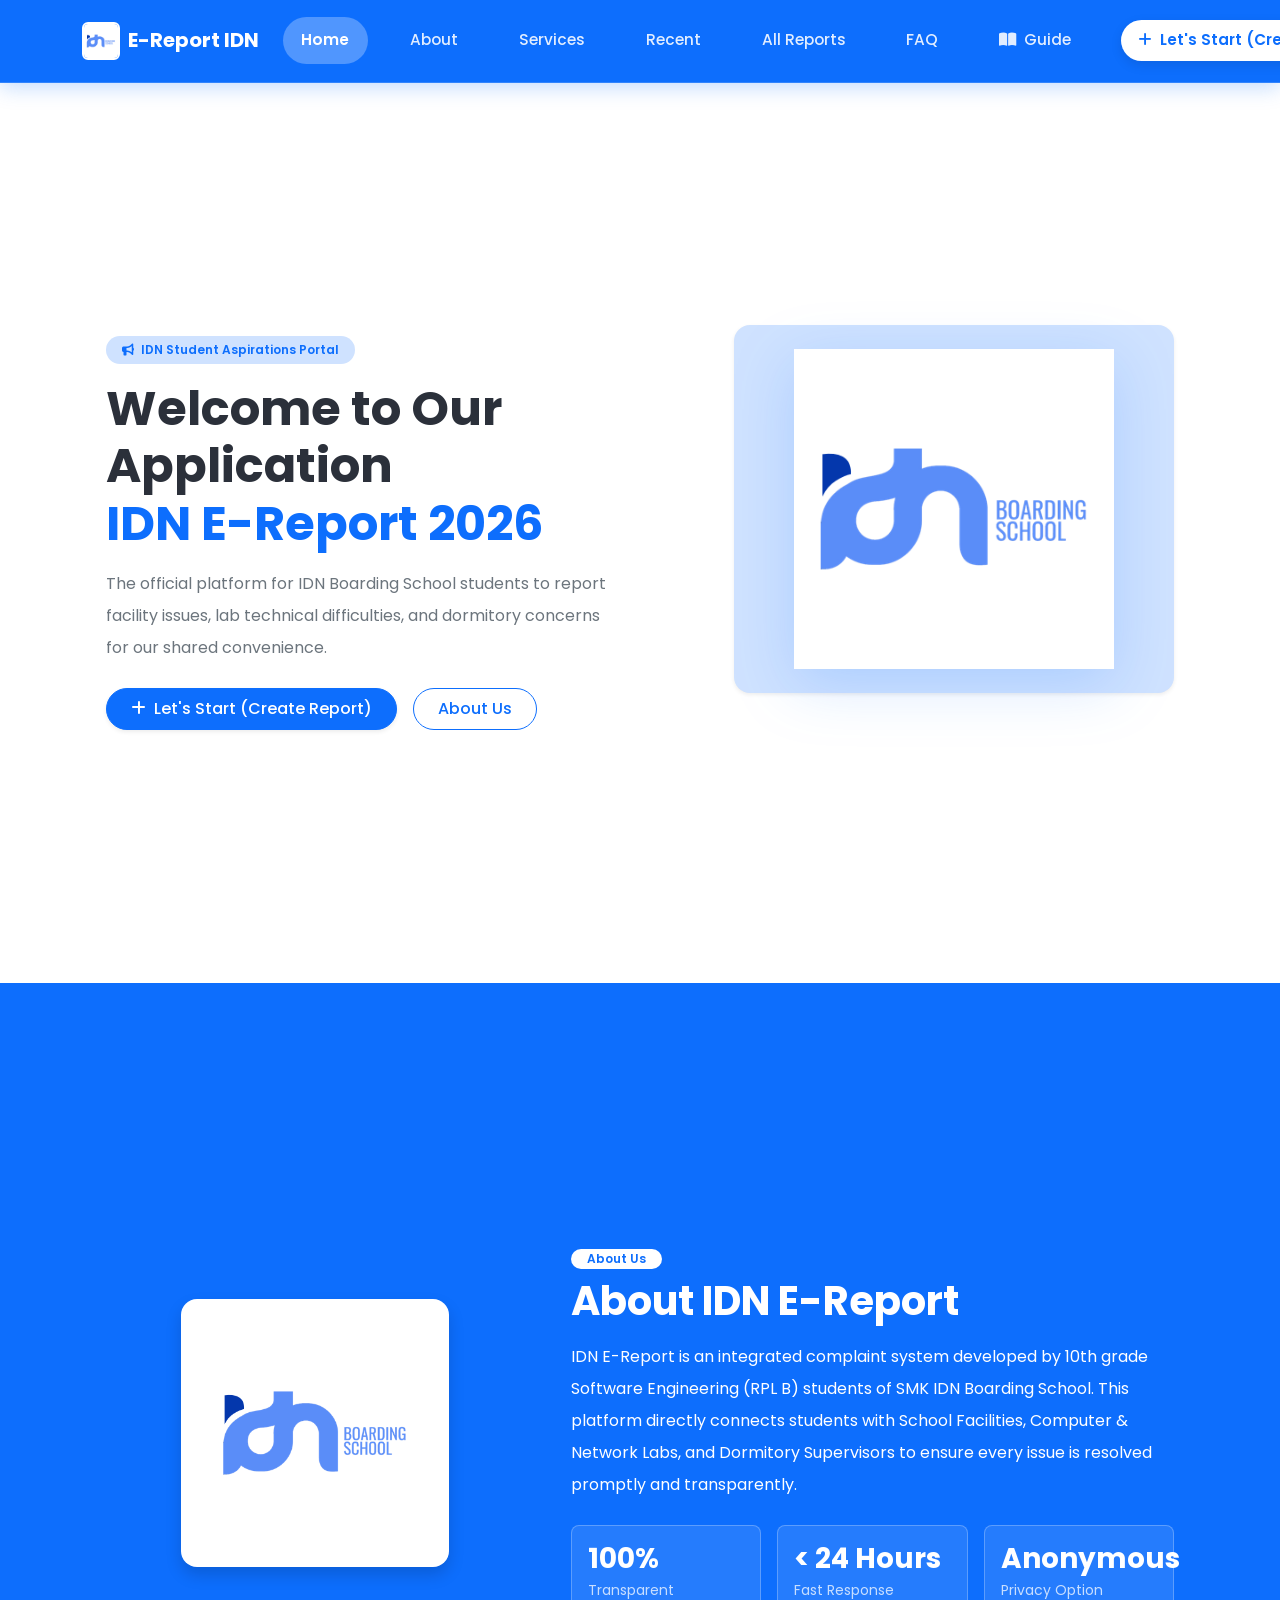
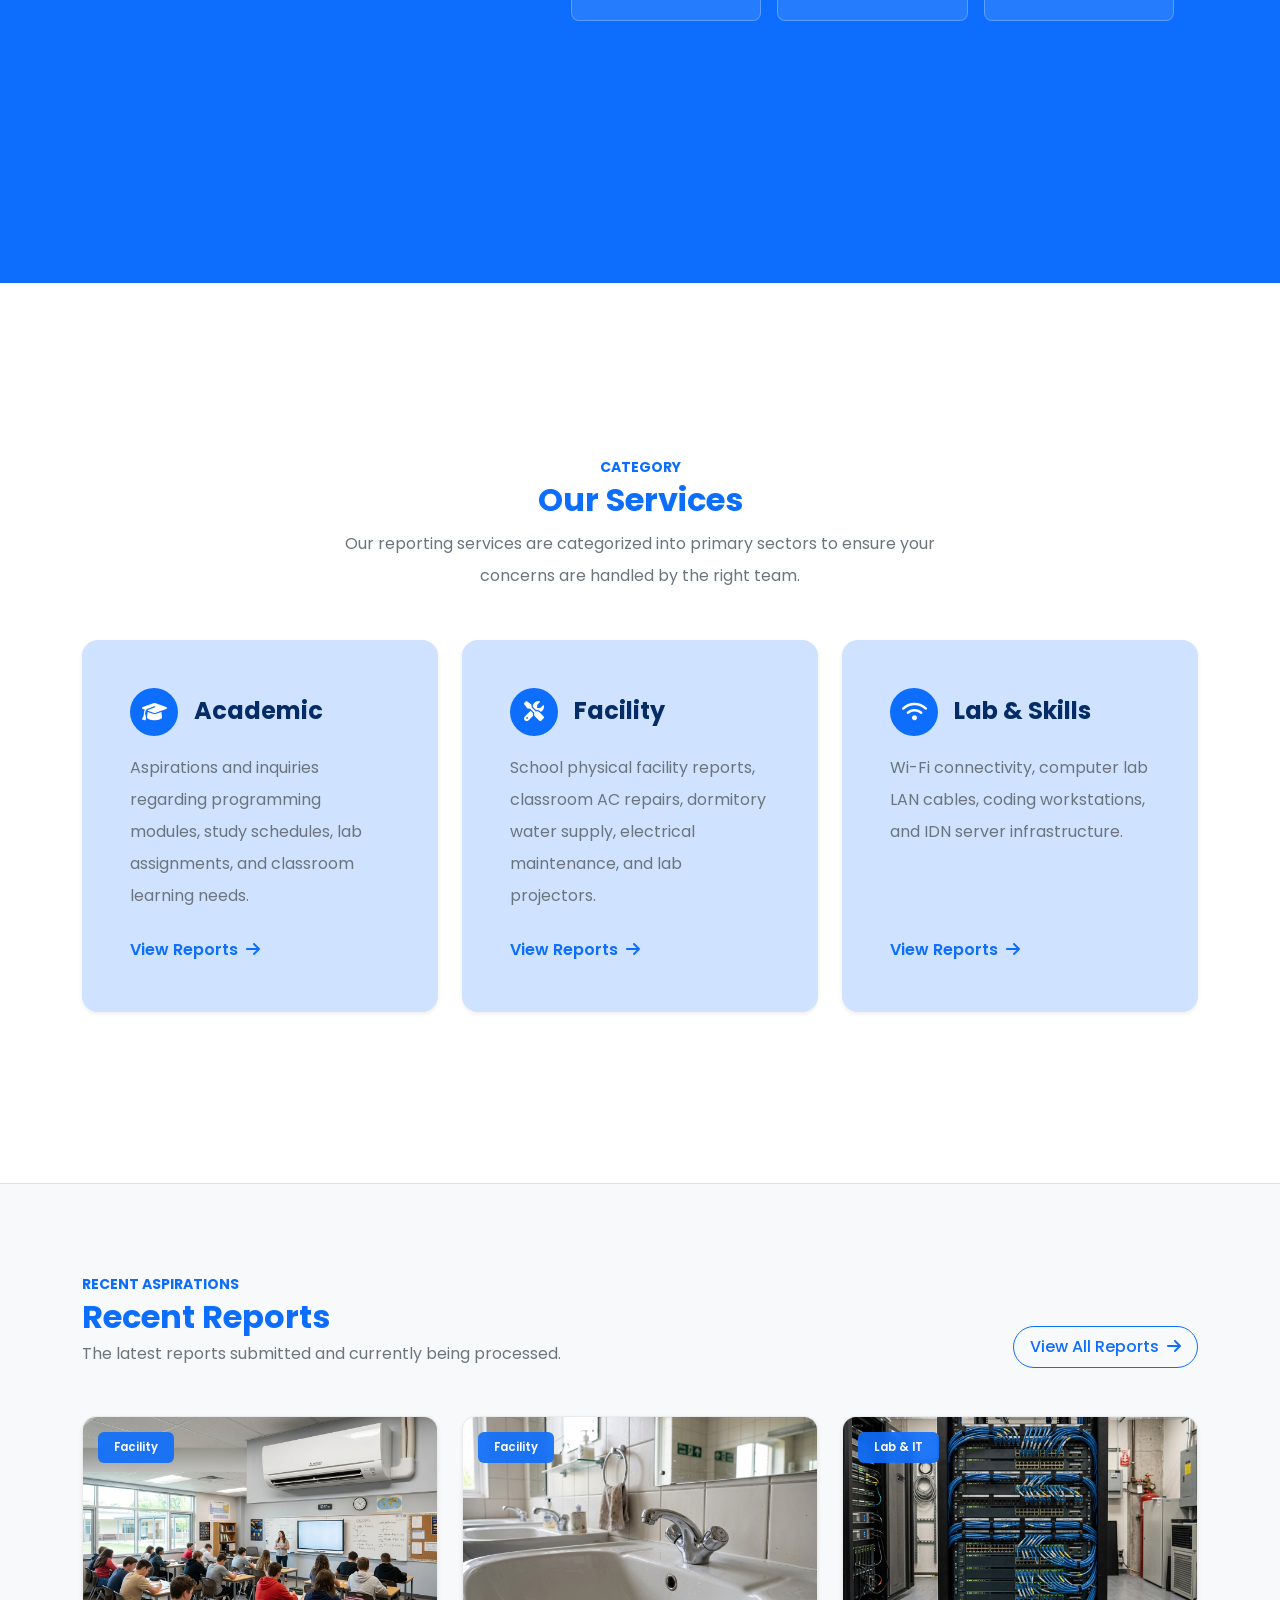
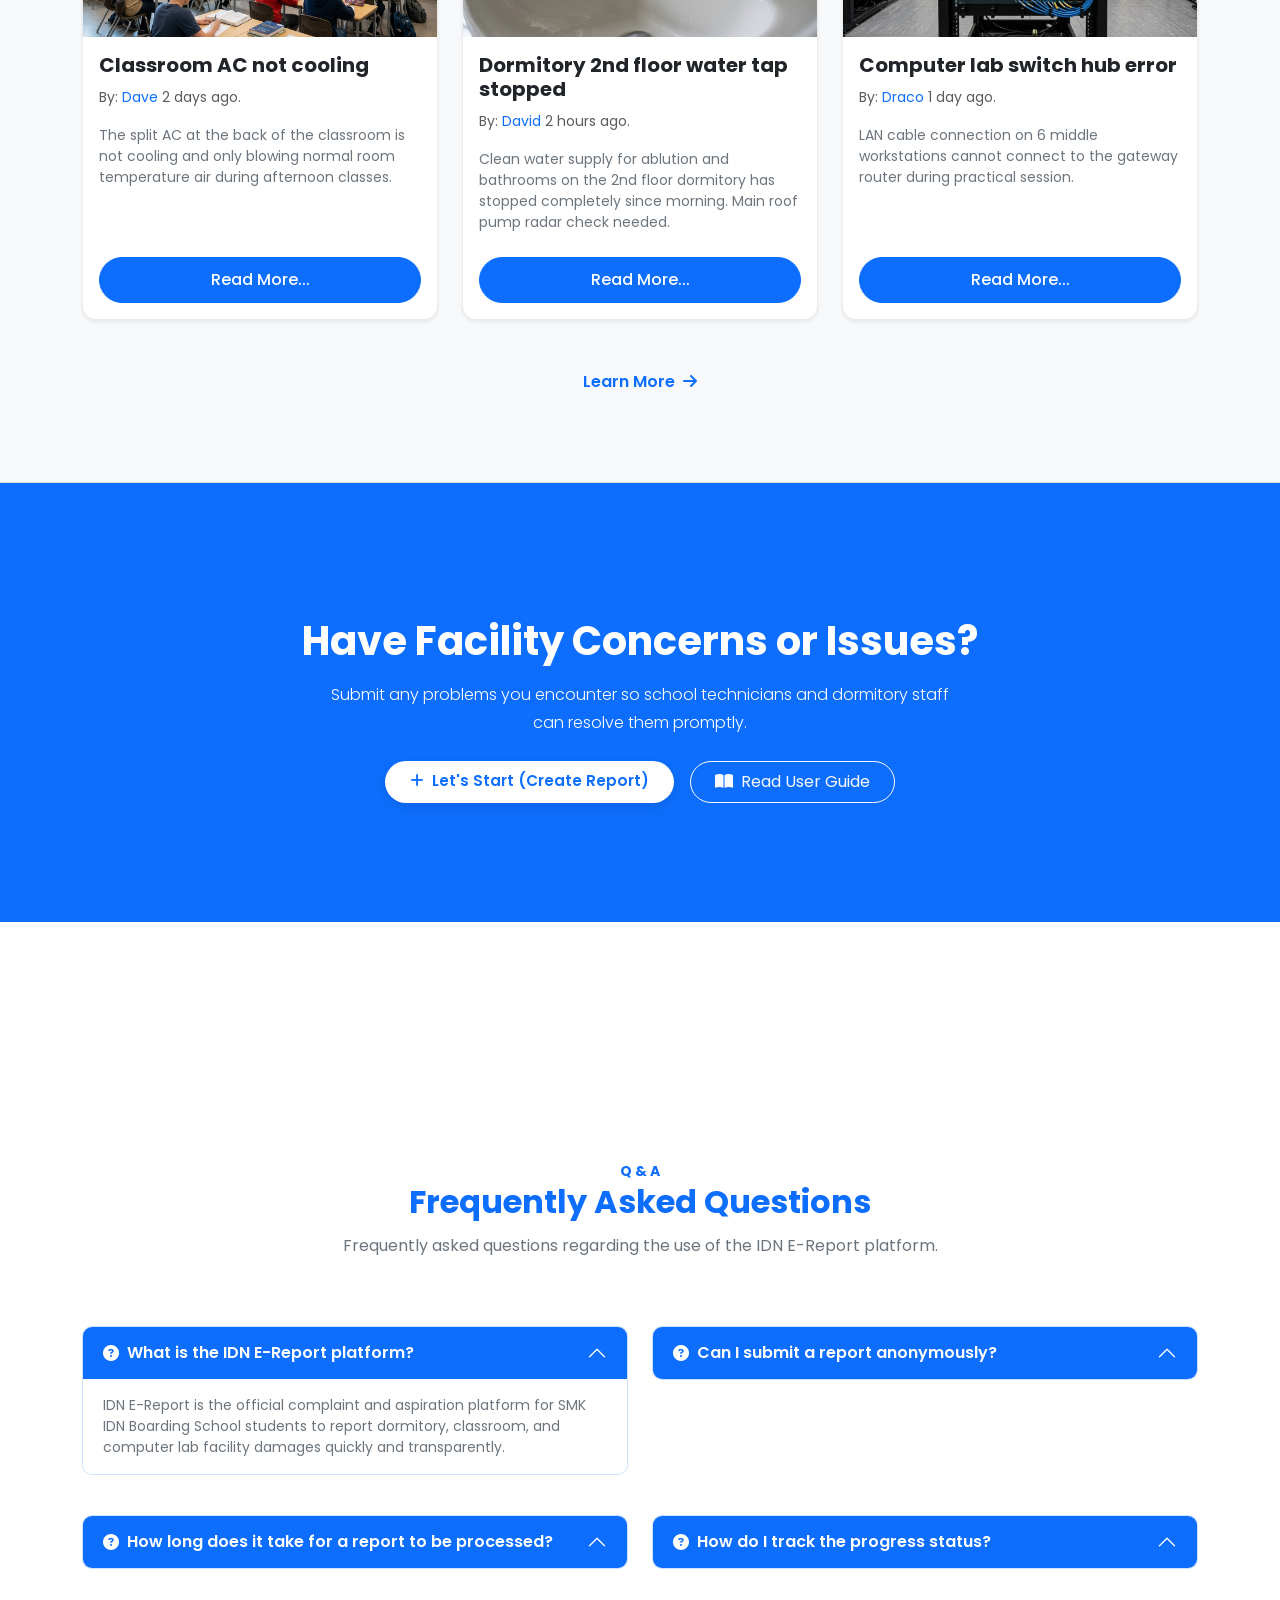
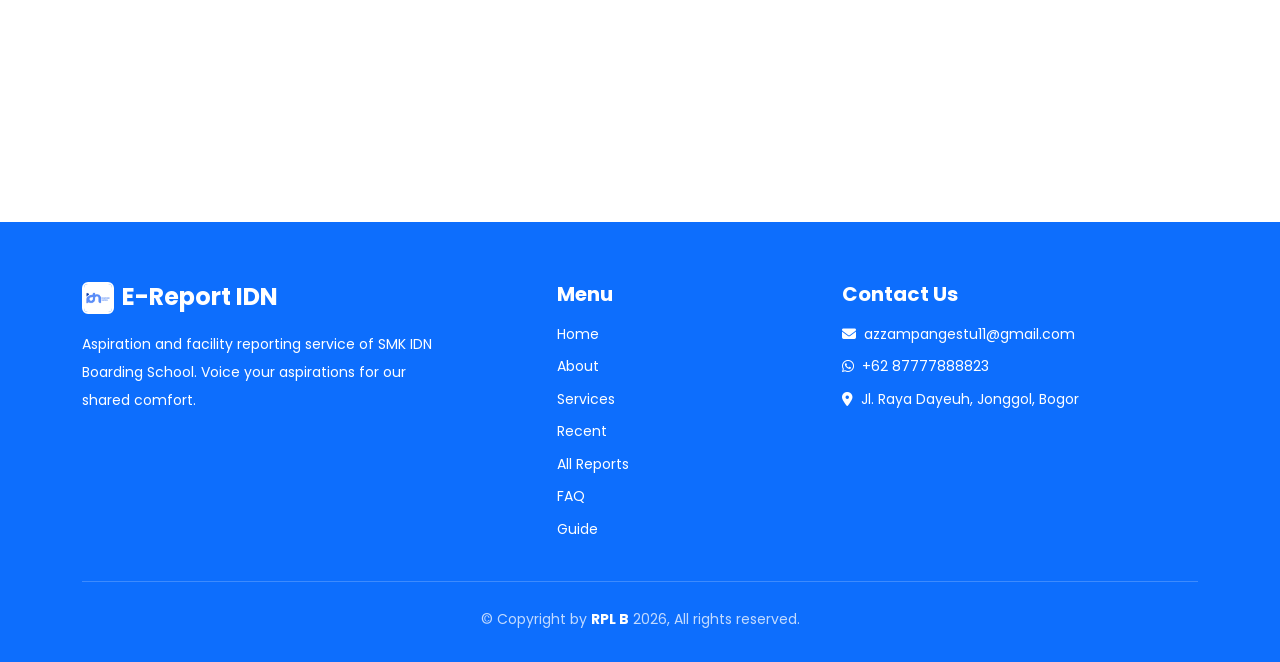
<file: index.html>
<!DOCTYPE html>
<html lang="en">
<head>
    <meta charset="UTF-8">
    <meta http-equiv="refresh" content="0; url=HTML/Report-index.html">
    <title>Redirecting to E-Report IDN...</title>
    <script>
        window.location.href = "HTML/Report-index.html";
    </script>
</head>
<body>
    <p>Redirecting to <a href="HTML/Report-index.html">E-Report IDN</a>...</p>
</body>
</html>
</file>
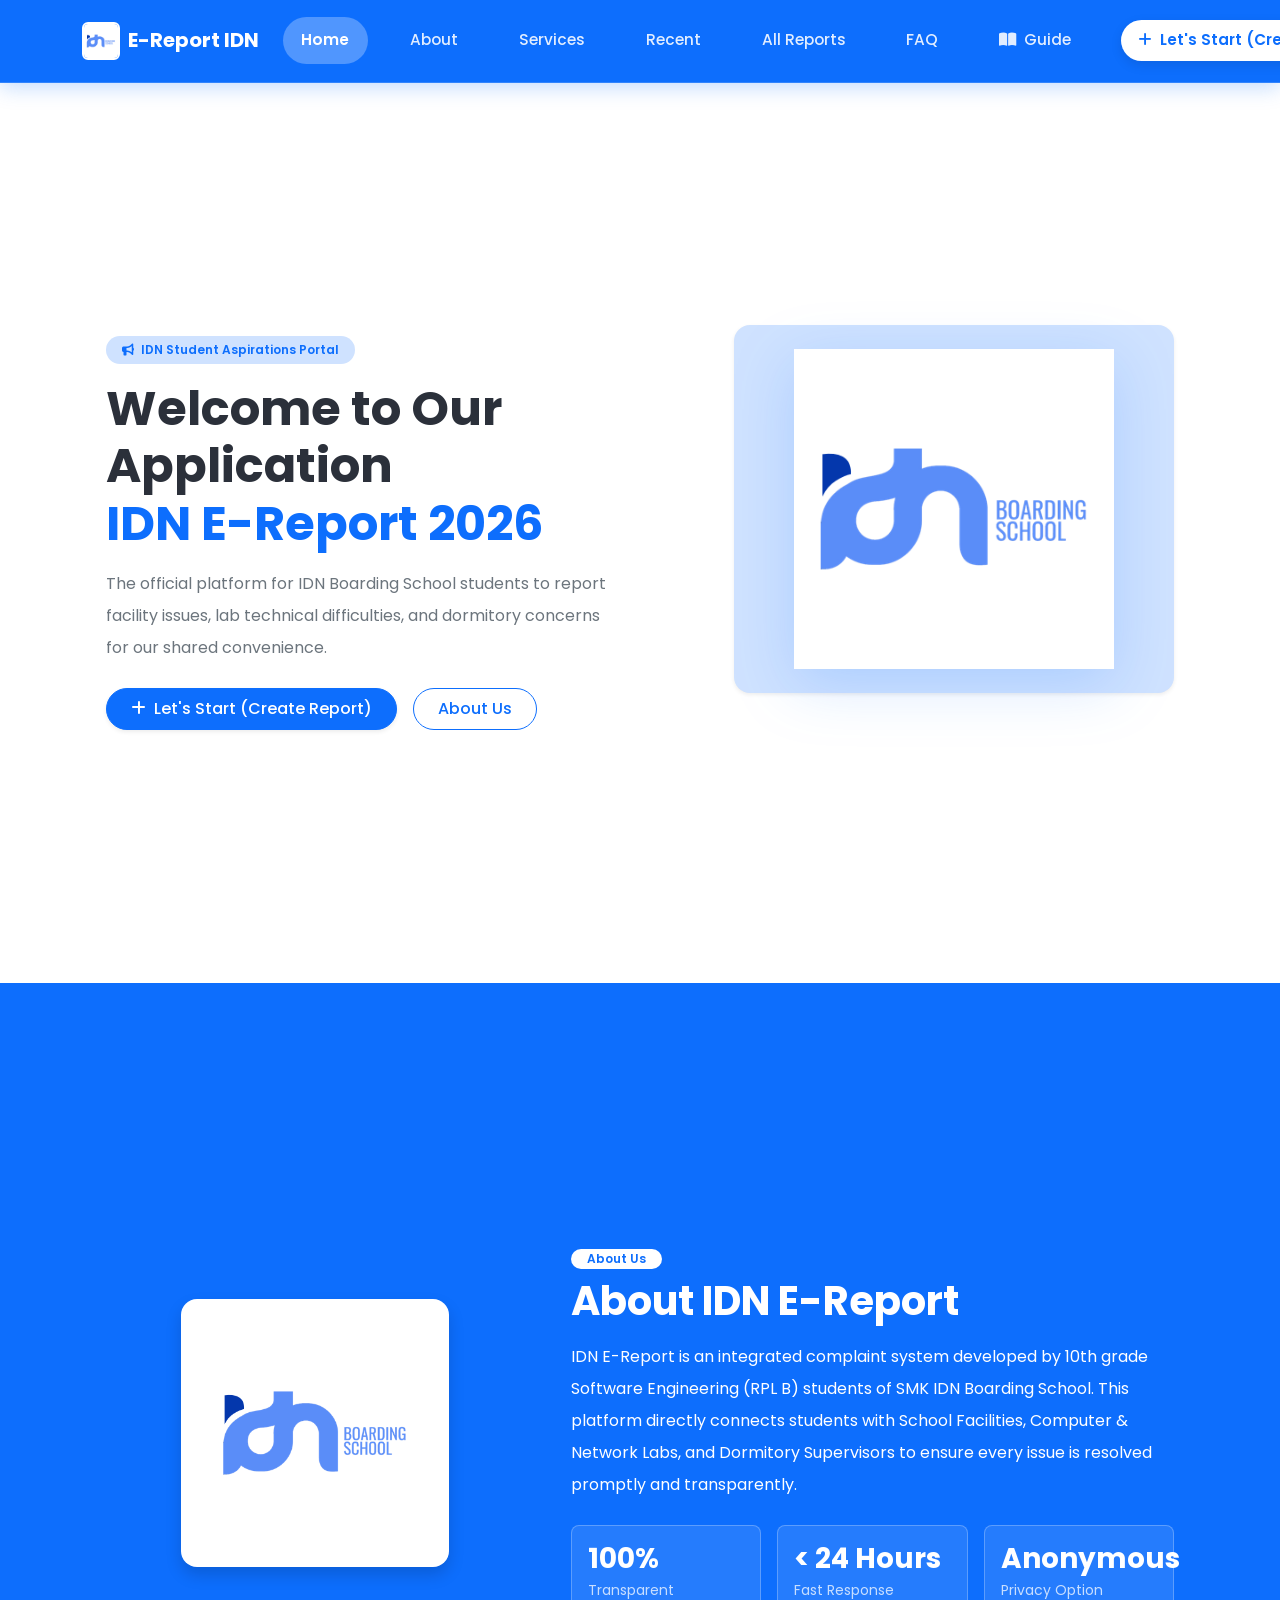
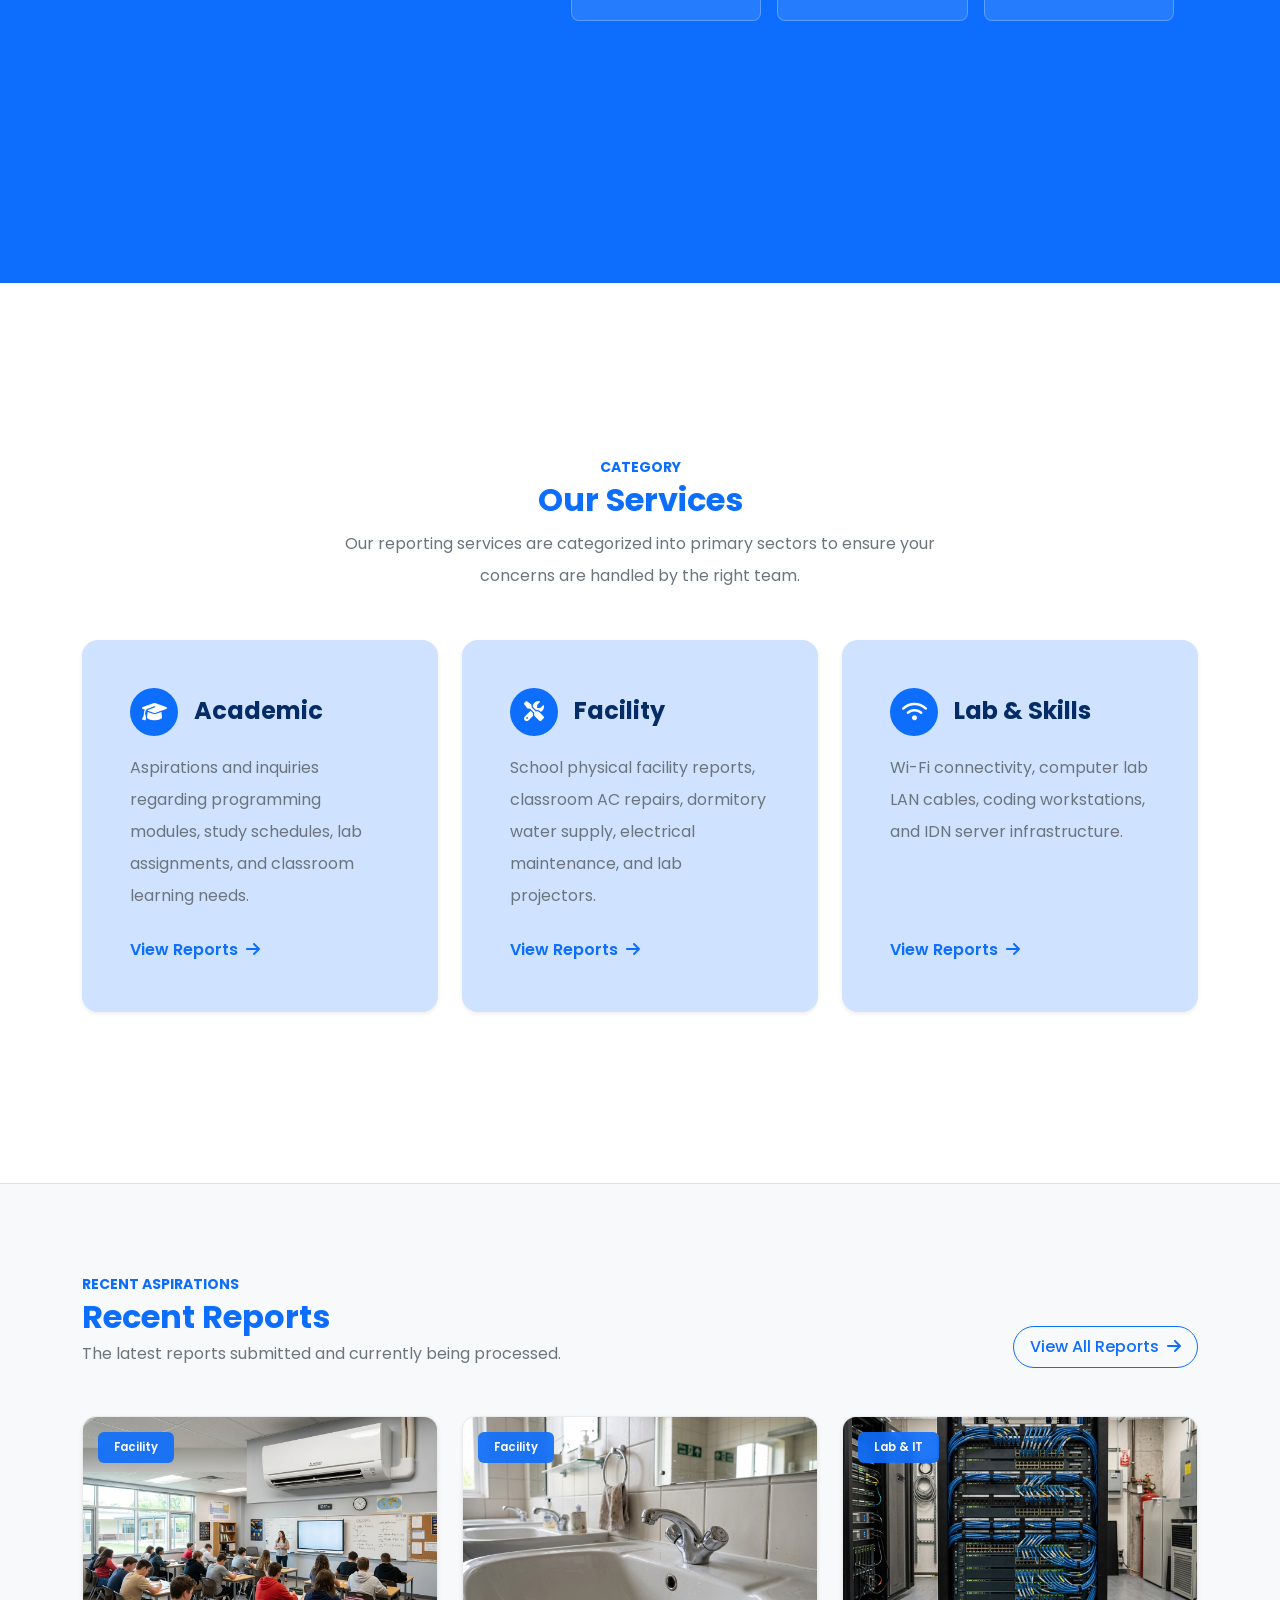
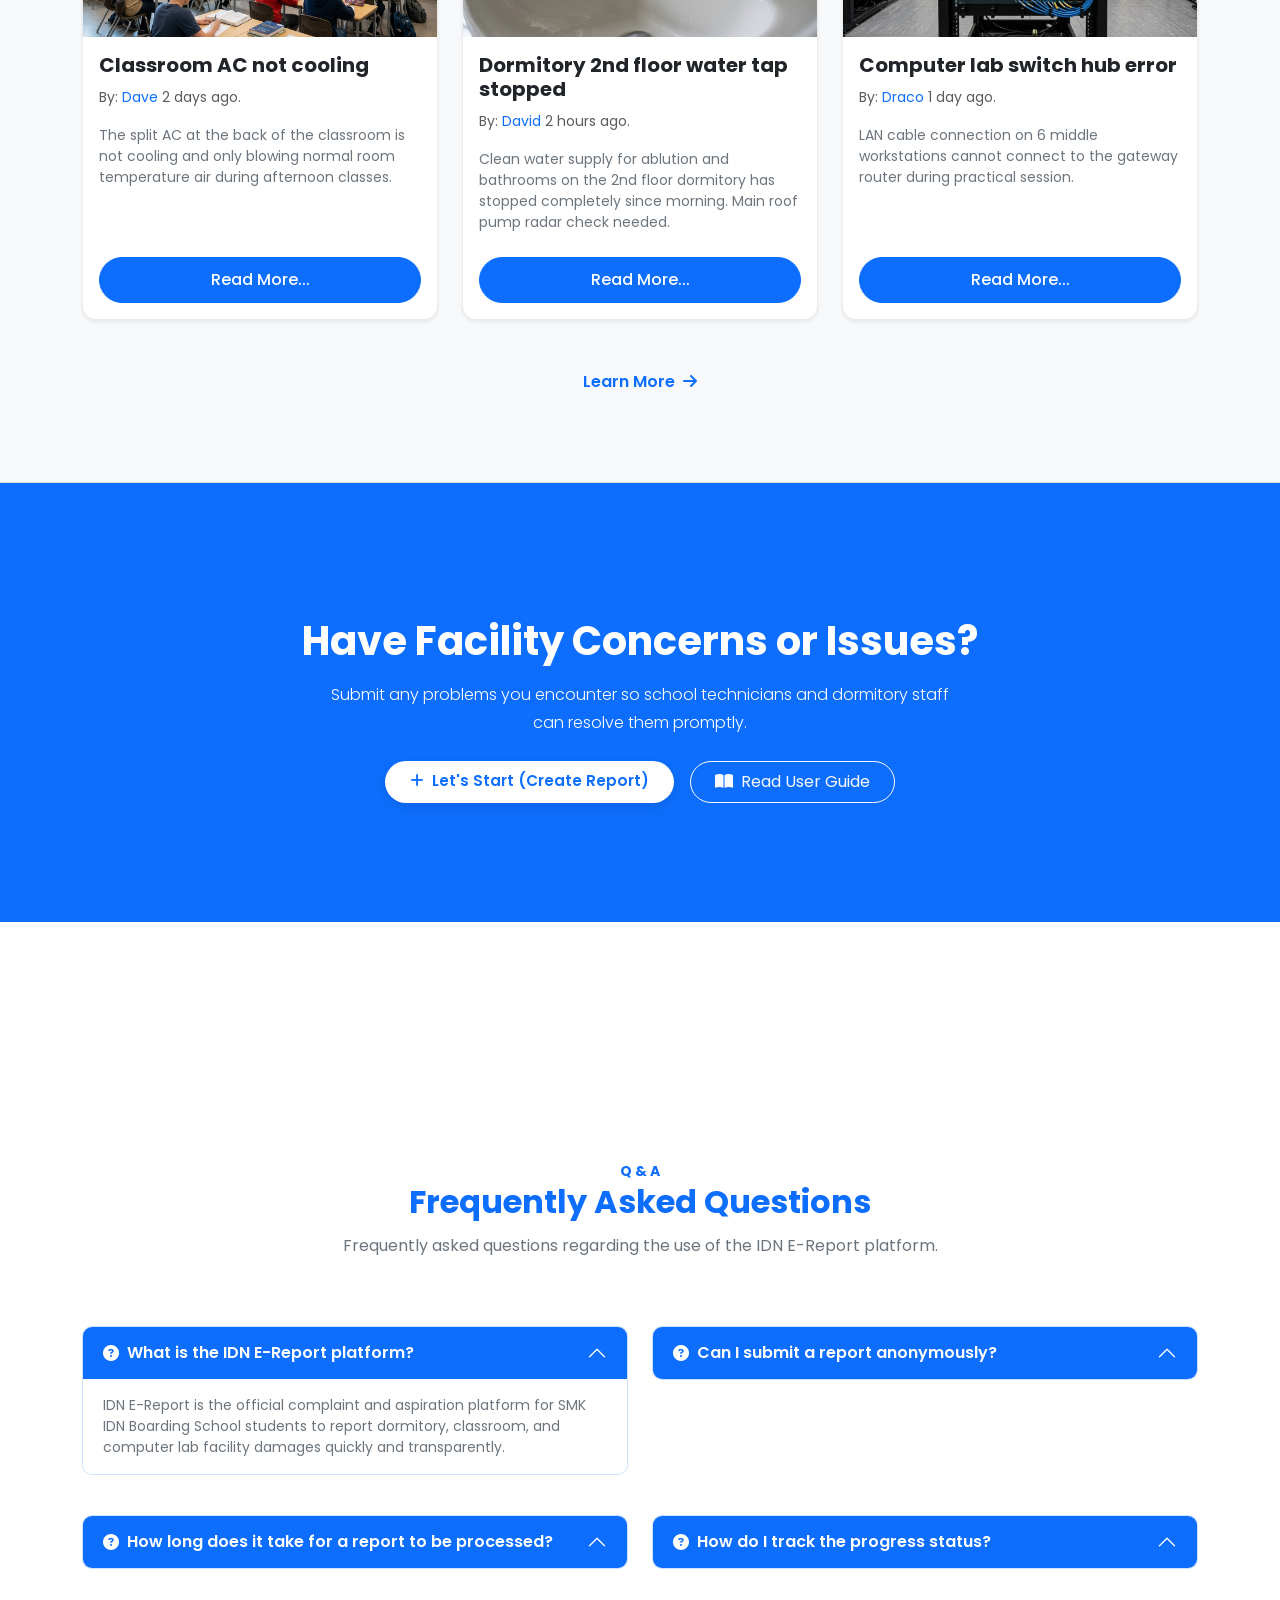
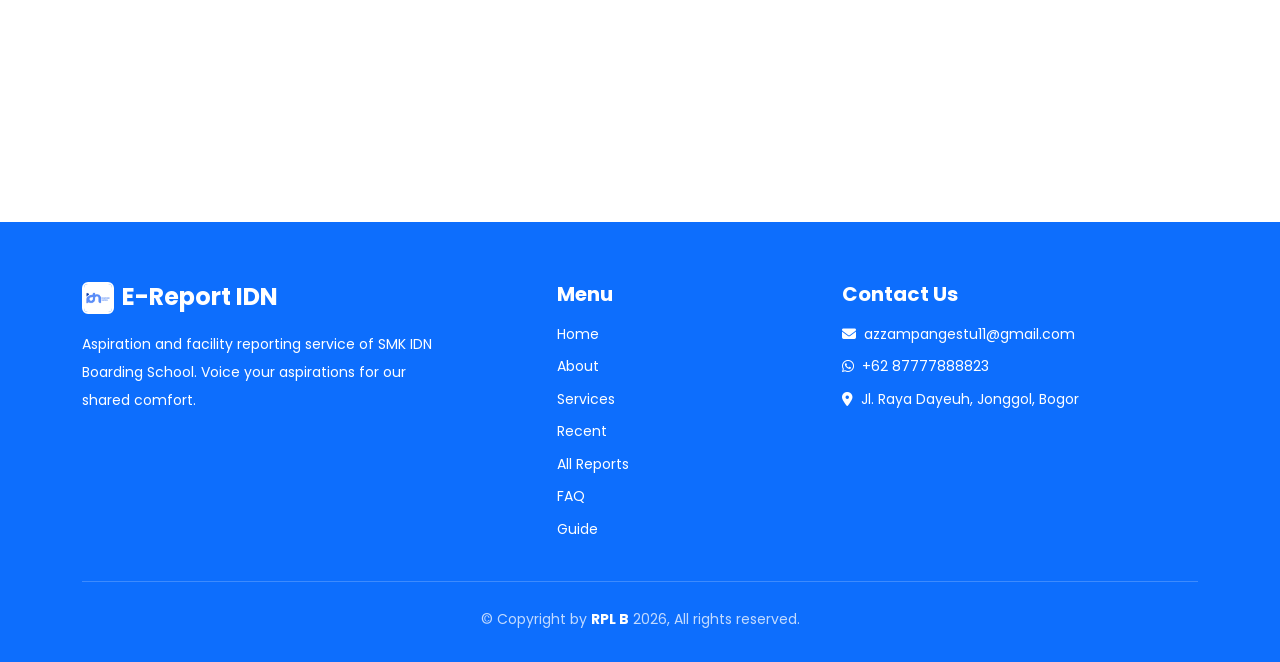
<file: HTML/index.html>
<!DOCTYPE html>
<html lang="en">
<head>
    <meta charset="UTF-8">
    <meta http-equiv="refresh" content="0; url=Report-index.html">
    <title>Redirecting to E-Report IDN...</title>
    <script>
        window.location.href = "Report-index.html";
    </script>
</head>
<body>
    <p>Redirecting to <a href="Report-index.html">E-Report IDN</a>...</p>
</body>
</html>
</file>
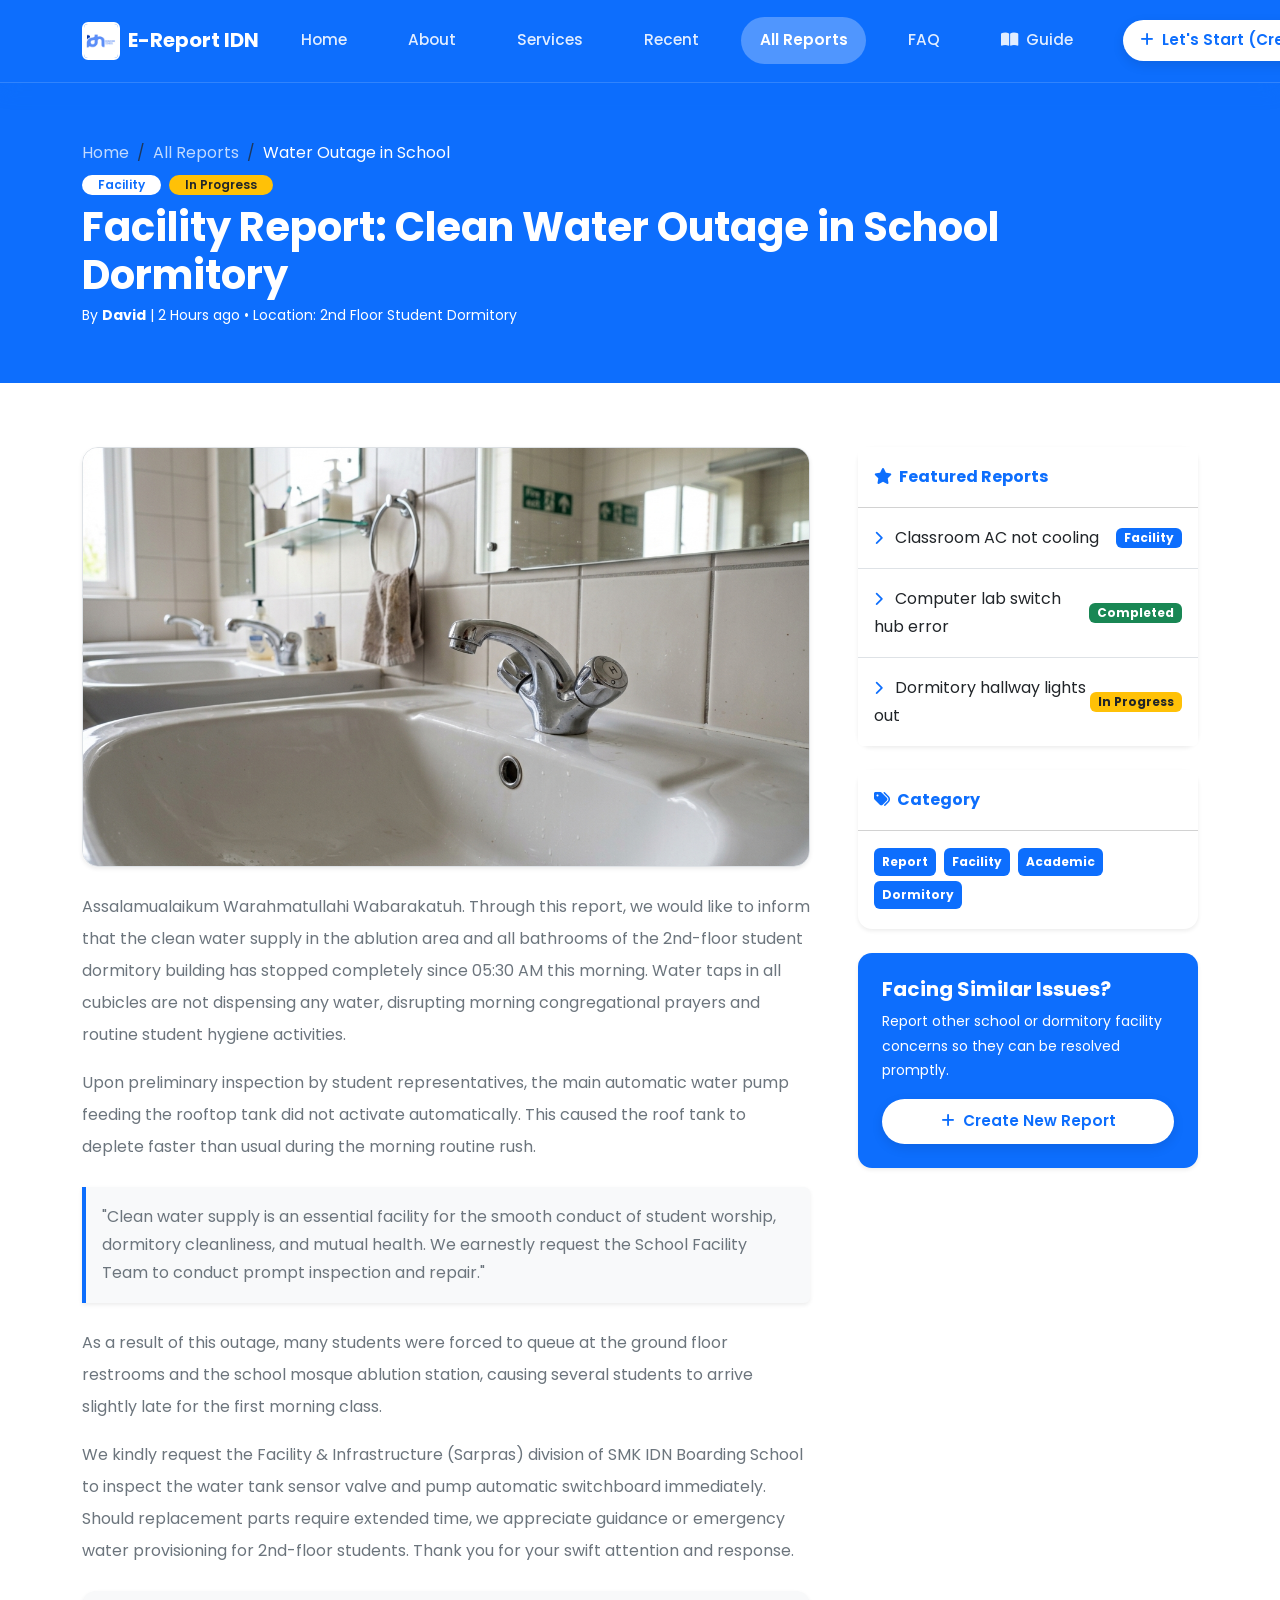
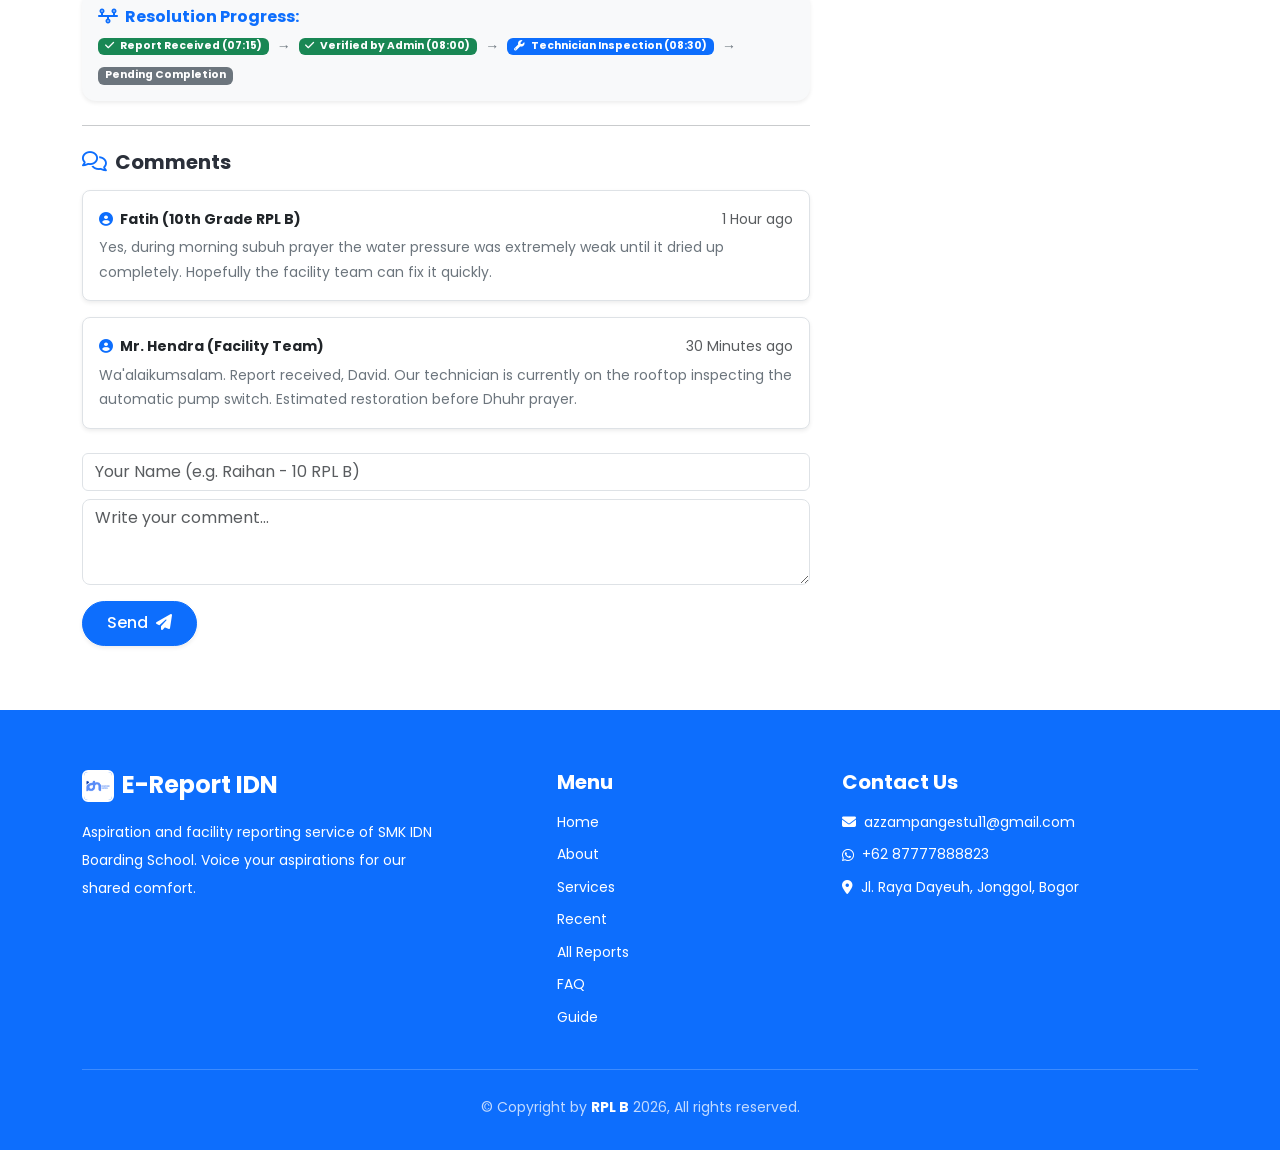
<file: HTML/Report-Detail.html>
<!DOCTYPE html>
<html lang="en">

<head>
    <meta charset="UTF-8">
    <meta name="viewport" content="width=device-width, initial-scale=1.0">
    <title>Detail Report | E-Report IDN Boarding School</title>
    <link rel="shortcut icon" href="../img/IDN.png" type="image/x-icon">

    <link href="https://cdn.jsdelivr.net/npm/bootstrap@5.3.3/dist/css/bootstrap.min.css" rel="stylesheet"
        integrity="sha384-QWTKZyjpPEjISv5WaRU9OFeRpok6YctnYmDr5pNlyT2bRjXh0JMhjY6hW+ALEwIH" crossorigin="anonymous">

    <link rel="stylesheet" href="../STYLE/Report-style.css">

    <link rel="stylesheet" href="https://cdnjs.cloudflare.com/ajax/libs/font-awesome/6.5.1/css/all.min.css"
        crossorigin="anonymous" referrerpolicy="no-referrer">

    <link rel="stylesheet" href="https://cdnjs.cloudflare.com/ajax/libs/animate.css/4.1.1/animate.min.css" />

    <link href="https://unpkg.com/aos@2.3.1/dist/aos.css" rel="stylesheet">
</head>

<body>
    <nav class="navbar navbar-expand-lg navbar-custom sticky-top animate__animated animate__fadeInDown">
        <div class="container">
            <a class="navbar-brand d-flex align-items-center text-white me-4" href="Report-index.html">
                <img src="../img/IDN.png" alt="Logo IDN" width="38" class="d-inline-block align-text-top rounded me-2 border border-white border-2">
                <span class="fw-bold fs-5">E-Report IDN</span>
            </a>
            <button class="navbar-toggler shadow-none border-0 text-white p-2" type="button" data-bs-toggle="collapse"
                data-bs-target="#navbarNav" aria-controls="navbarNav" aria-expanded="false" aria-label="Toggle navigation">
                <i class="fa-solid fa-bars text-white fs-4"></i>
            </button>
            <div class="collapse navbar-collapse" id="navbarNav">
                <ul class="navbar-nav ms-auto align-items-lg-center gap-2 gap-lg-3 gap-xl-4 pt-3 pt-lg-0">
                    <li class="nav-item">
                        <a class="nav-link" href="Report-index.html#hero">Home</a>
                    </li>
                    <li class="nav-item">
                        <a class="nav-link" href="Report-index.html#about">About</a>
                    </li>
                    <li class="nav-item">
                        <a class="nav-link" href="Report-index.html#service">Services</a>
                    </li>
                    <li class="nav-item">
                        <a class="nav-link" href="Report-index.html#recent">Recent</a>
                    </li>
                    <li class="nav-item">
                        <a class="nav-link active" href="Report-Learnmore.html">All Reports</a>
                    </li>
                    <li class="nav-item">
                        <a class="nav-link" href="Report-index.html#faq">FAQ</a>
                    </li>
                    <li class="nav-item">
                        <a class="nav-link" href="Report-Panduan.html">
                            <i class="fa-solid fa-book-open me-1"></i> Guide
                        </a>
                    </li>
                    <li class="nav-item ms-lg-2 mt-2 mt-lg-0">
                        <a href="Report-Learnmore.html" class="btn btn-light-custom px-3 py-2">
                            <i class="fa-solid fa-plus me-1"></i> Let's Start (Create Report)
                        </a>
                    </li>
                </ul>
            </div>
        </div>
    </nav>

    <header class="bg-primary text-white py-4 py-lg-5">
        <div class="container py-2">
            <nav aria-label="breadcrumb">
                <ol class="breadcrumb mb-2 text-white">
                    <li class="breadcrumb-item"><a href="Report-index.html" class="text-white text-decoration-none opacity-75">Home</a></li>
                    <li class="breadcrumb-item"><a href="Report-Learnmore.html" class="text-white text-decoration-none opacity-75">All Reports</a></li>
                    <li class="breadcrumb-item active text-white" aria-current="page">Water Outage in School</li>
                </ol>
            </nav>
            <div class="d-flex flex-wrap align-items-center gap-2 mb-2">
                <span class="badge bg-white text-primary px-3 py-1 rounded-pill fw-semibold">Facility</span>
                <span class="badge bg-warning text-dark px-3 py-1 rounded-pill fw-semibold">In Progress</span>
            </div>
            <h1 class="fw-bold mb-1 display-6">Facility Report: Clean Water Outage in School Dormitory</h1>
            <p class="text-white text-opacity-80 small mb-0">
                By <strong class="text-white">David</strong> | 2 Hours ago &bull; Location: 2nd Floor Student Dormitory
            </p>
        </div>
    </header>

    <div class="container my-5 py-3">
        <div class="row g-4 g-lg-5">
            <div class="col-12 col-lg-8" data-aos="fade-up" data-aos-duration="1000">
                <div class="mb-4 rounded-4 overflow-hidden border shadow-sm" style="max-height: 420px;">
                    <img src="../img/report_water.jpg" class="img-fluid w-100" style="max-height: 420px; object-fit: cover;" alt="Clean Water Outage in School Dormitory">
                </div>

                <p class="lh-lg text-secondary">
                    Assalamualaikum Warahmatullahi Wabarakatuh. Through this report, we would like to inform that the clean water supply in the ablution area and all bathrooms of the 2nd-floor student dormitory building has stopped completely since 05:30 AM this morning. Water taps in all cubicles are not dispensing any water, disrupting morning congregational prayers and routine student hygiene activities.
                </p>

                <p class="lh-lg text-secondary">
                    Upon preliminary inspection by student representatives, the main automatic water pump feeding the rooftop tank did not activate automatically. This caused the roof tank to deplete faster than usual during the morning routine rush.
                </p>

                <blockquote class="border-start border-4 border-primary p-3 my-4 text-secondary bg-light rounded-end shadow-sm">
                    "Clean water supply is an essential facility for the smooth conduct of student worship, dormitory cleanliness, and mutual health. We earnestly request the School Facility Team to conduct prompt inspection and repair."
                </blockquote>

                <p class="lh-lg text-secondary">
                    As a result of this outage, many students were forced to queue at the ground floor restrooms and the school mosque ablution station, causing several students to arrive slightly late for the first morning class.
                </p>

                <p class="lh-lg text-secondary">
                    We kindly request the Facility & Infrastructure (Sarpras) division of SMK IDN Boarding School to inspect the water tank sensor valve and pump automatic switchboard immediately. Should replacement parts require extended time, we appreciate guidance or emergency water provisioning for 2nd-floor students. Thank you for your swift attention and response.
                </p>

                <div class="card p-3 my-4 bg-light border-0 shadow-sm">
                    <h6 class="fw-bold text-primary mb-2"><i class="fa-solid fa-timeline me-1"></i> Resolution Progress:</h6>
                    <div class="d-flex flex-wrap gap-2 text-secondary small align-items-center">
                        <span class="badge bg-success text-white"><i class="fa-solid fa-check me-1"></i> Report Received (07:15)</span> &rarr;
                        <span class="badge bg-success text-white"><i class="fa-solid fa-check me-1"></i> Verified by Admin (08:00)</span> &rarr;
                        <span class="badge bg-primary text-white"><i class="fa-solid fa-wrench me-1"></i> Technician Inspection (08:30)</span> &rarr;
                        <span class="badge bg-secondary text-white">Pending Completion</span>
                    </div>
                </div>

                <hr class="my-4" />

                <h5 class="fw-bold mb-3"><i class="fa-regular fa-comments me-2 text-primary"></i>Comments</h5>

                <div id="commentList" class="d-flex flex-column gap-3 mb-4">
                    <div class="p-3 bg-white rounded-3 border shadow-sm">
                        <div class="d-flex justify-content-between align-items-center mb-1">
                            <strong class="text-dark small"><i class="fa-solid fa-circle-user text-primary me-1"></i> Fatih (10th Grade RPL B)</strong>
                            <small class="text-muted">1 Hour ago</small>
                        </div>
                        <p class="text-secondary small mb-0">
                            Yes, during morning subuh prayer the water pressure was extremely weak until it dried up completely. Hopefully the facility team can fix it quickly.
                        </p>
                    </div>

                    <div class="p-3 bg-white rounded-3 border shadow-sm">
                        <div class="d-flex justify-content-between align-items-center mb-1">
                            <strong class="text-dark small"><i class="fa-solid fa-circle-user text-primary me-1"></i> Mr. Hendra (Facility Team)</strong>
                            <small class="text-muted">30 Minutes ago</small>
                        </div>
                        <p class="text-secondary small mb-0">
                            Wa'alaikumsalam. Report received, David. Our technician is currently on the rooftop inspecting the automatic pump switch. Estimated restoration before Dhuhr prayer.
                        </p>
                    </div>
                </div>

                <form id="commentForm">
                    <div class="mb-3">
                        <input id="commentAuthor" class="form-control mb-2 shadow-none" placeholder="Your Name (e.g. Raihan - 10 RPL B)" required>
                        <textarea id="commentContent" class="form-control rounded-3 shadow-none" rows="3" placeholder="Write your comment..." required></textarea>
                    </div>
                    <button type="submit" class="btn btn-primary text-white px-4 rounded-pill shadow-sm">
                        Send <i class="fa-solid fa-paper-plane ms-1"></i>
                    </button>
                </form>
            </div>

            <div class="col-12 col-lg-4" data-aos="fade-left" data-aos-duration="1000" data-aos-delay="200">
                <div class="card shadow-sm mb-4 border-0">
                    <div class="card-header fw-bold bg-white text-primary py-3">
                        <i class="fa-solid fa-star me-1"></i> Featured Reports
                    </div>
                    <ul class="list-group list-group-flush">
                        <li class="list-group-item py-3">
                            <a href="Report-Detail.html" class="text-decoration-none text-dark d-flex align-items-center justify-content-between">
                                <span><i class="fa-solid fa-chevron-right text-primary me-2 small"></i> Classroom AC not cooling</span>
                                <span class="badge bg-primary text-white">Facility</span>
                            </a>
                        </li>
                        <li class="list-group-item py-3">
                            <a href="Report-Detail.html" class="text-decoration-none text-dark d-flex align-items-center justify-content-between">
                                <span><i class="fa-solid fa-chevron-right text-primary me-2 small"></i> Computer lab switch hub error</span>
                                <span class="badge bg-success text-white">Completed</span>
                            </a>
                        </li>
                        <li class="list-group-item py-3">
                            <a href="Report-Detail.html" class="text-decoration-none text-dark d-flex align-items-center justify-content-between">
                                <span><i class="fa-solid fa-chevron-right text-primary me-2 small"></i> Dormitory hallway lights out</span>
                                <span class="badge bg-warning text-dark">In Progress</span>
                            </a>
                        </li>
                    </ul>
                </div>

                <div class="card shadow-sm mb-4 border-0">
                    <div class="card-header fw-bold bg-white text-primary py-3">
                        <i class="fa-solid fa-tags me-1"></i> Category
                    </div>
                    <div class="card-body">
                        <a href="Report-Learnmore.html" class="badge bg-primary text-white text-decoration-none p-2 me-1 mb-1">Report</a>
                        <a href="Report-Learnmore.html" class="badge bg-primary text-white text-decoration-none p-2 me-1 mb-1">Facility</a>
                        <a href="Report-Learnmore.html" class="badge bg-primary text-white text-decoration-none p-2 me-1 mb-1">Academic</a>
                        <a href="Report-Learnmore.html" class="badge bg-primary text-white text-decoration-none p-2 me-1 mb-1">Dormitory</a>
                    </div>
                </div>

                <div class="card shadow-sm border-0 p-4 bg-primary text-white">
                    <h5 class="fw-bold mb-2">Facing Similar Issues?</h5>
                    <p class="small text-white text-opacity-90 mb-3">Report other school or dormitory facility concerns so they can be resolved promptly.</p>
                    <a href="Report-Learnmore.html" class="btn btn-light-custom btn-sm w-100">
                        <i class="fa-solid fa-plus me-1"></i> Create New Report
                    </a>
                </div>
            </div>
        </div>
    </div>

    <footer class="bg-primary text-white">
        <div class="container">
            <div class="row row-gap-4 justify-content-between text-white text-center text-md-start">
                <div class="col-12 col-md-4">
                    <div class="mb-3 d-flex gap-2 align-items-center justify-content-center justify-content-md-start">
                        <img class="d-inline-block align-text-top rounded border border-white border-2" width="32" src="../img/IDN.png" alt="IDN Logo">
                        <h4 class="mb-0 fw-bold text-white">E-Report IDN</h4>
                    </div>
                    <p class="lh-lg m-0 text-white text-opacity-80 small">
                        Aspiration and facility reporting service of SMK IDN Boarding School. Voice your aspirations for our shared comfort.
                    </p>
                </div>
                <div class="col-6 col-md-2">
                    <h5 class="fw-bold mb-3 text-white">Menu</h5>
                    <div class="d-flex flex-column gap-2">
                        <a class="text-decoration-none text-white text-opacity-80 small" href="Report-index.html#hero">Home</a>
                        <a class="text-decoration-none text-white text-opacity-80 small" href="Report-index.html#about">About</a>
                        <a class="text-decoration-none text-white text-opacity-80 small" href="Report-index.html#service">Services</a>
                        <a class="text-decoration-none text-white text-opacity-80 small" href="Report-index.html#recent">Recent</a>
                        <a class="text-decoration-none text-white text-opacity-80 small" href="Report-Learnmore.html">All Reports</a>
                        <a class="text-decoration-none text-white text-opacity-80 small" href="Report-index.html#faq">FAQ</a>
                        <a class="text-decoration-none text-white text-opacity-80 small" href="Report-Panduan.html">Guide</a>
                    </div>
                </div>
                <div class="col-12 col-md-4 mt-3 mt-md-0">
                    <h5 class="fw-bold mb-3 text-white">Contact Us</h5>
                    <div class="d-flex flex-column gap-2">
                        <a href="mailto:azzampangestu11@gmail.com" class="d-flex align-items-center justify-content-center justify-content-md-start gap-2 text-decoration-none text-white text-opacity-80 small">
                            <i class="fa-solid fa-envelope"></i>
                            azzampangestu11@gmail.com
                        </a>
                        <a href="https://wa.me/6287777888823" target="_blank" class="d-flex align-items-center justify-content-center justify-content-md-start gap-2 text-decoration-none text-white text-opacity-80 small">
                            <i class="fa-brands fa-whatsapp"></i>
                            +62 87777888823
                        </a>
                        <div class="d-flex align-items-center justify-content-center justify-content-md-start gap-2 text-white text-opacity-80 small">
                            <i class="fa-solid fa-location-dot"></i>
                            Jl. Raya Dayeuh, Jonggol, Bogor
                        </div>
                    </div>
                </div>
            </div>

            <div class="copyright text-center small text-white text-opacity-75">
                <p class="mb-0">&copy; Copyright by <span class="fw-bold text-white">RPL B</span> 2026, All rights reserved.</p>
            </div>
        </div>
    </footer>

    <script src="https://cdn.jsdelivr.net/npm/bootstrap@5.3.3/dist/js/bootstrap.bundle.min.js"
        integrity="sha384-YvpcrYf0tY3lHB60NNkmXc5s9fDVZLESaAA55NDzOxhy9GkcIdslK1eN7N6jIeHz"
        crossorigin="anonymous"></script>

    <script src="https://unpkg.com/aos@next/dist/aos.js"></script>
    <script>
        AOS.init({
            once: true,
            duration: 800
        });

        const commentForm = document.getElementById('commentForm');
        const commentList = document.getElementById('commentList');

        commentForm.addEventListener('submit', function (e) {
            e.preventDefault();

            const author = document.getElementById('commentAuthor').value.trim();
            const content = document.getElementById('commentContent').value.trim();

            if (!author || !content) return;

            const newComment = document.createElement('div');
            newComment.className = 'p-3 bg-white rounded-3 border shadow-sm animate__animated animate__fadeIn';
            newComment.innerHTML = `
                <div class="d-flex justify-content-between align-items-center mb-1">
                    <strong class="text-dark small"><i class="fa-solid fa-circle-user text-primary me-1"></i> ${author}</strong>
                    <small class="text-muted">Just now</small>
                </div>
                <p class="text-secondary small mb-0">${content}</p>
            `;

            commentList.appendChild(newComment);
            commentForm.reset();
        });
    </script>
</body>

</html>
</file>
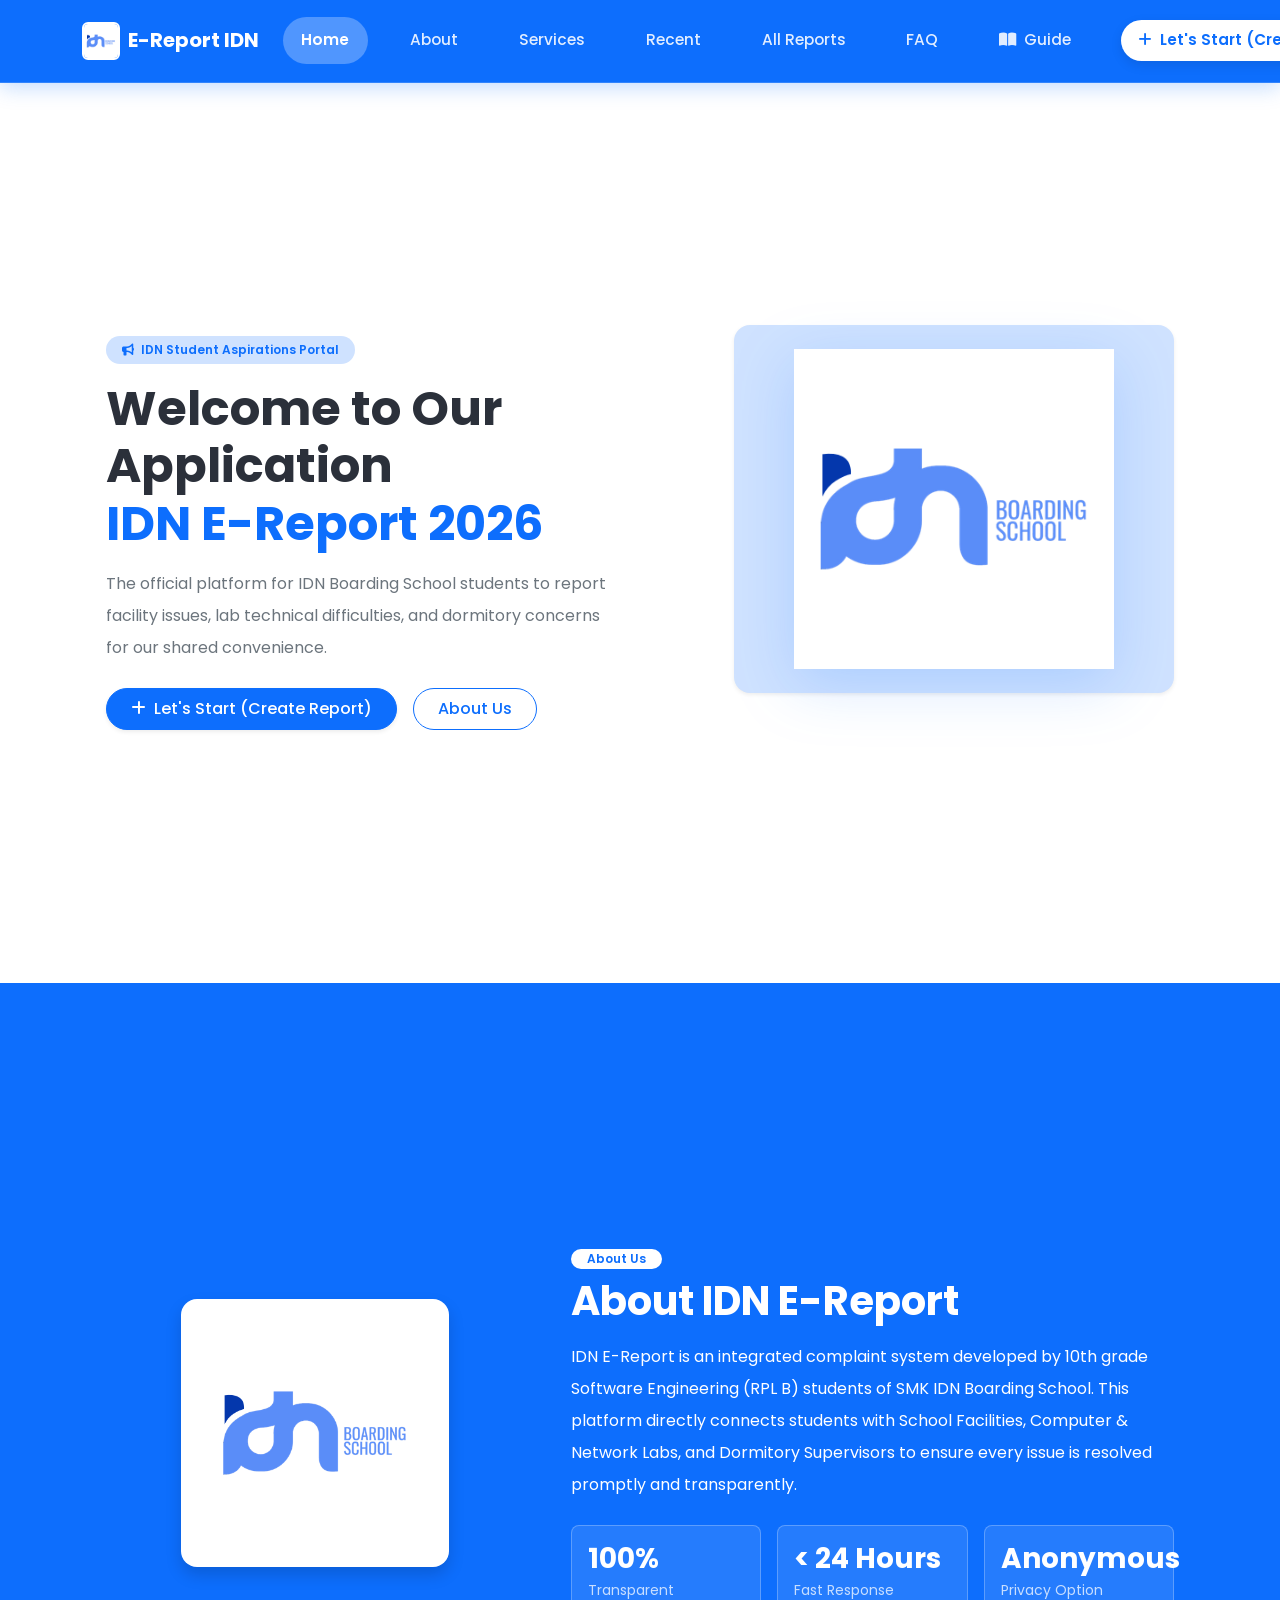
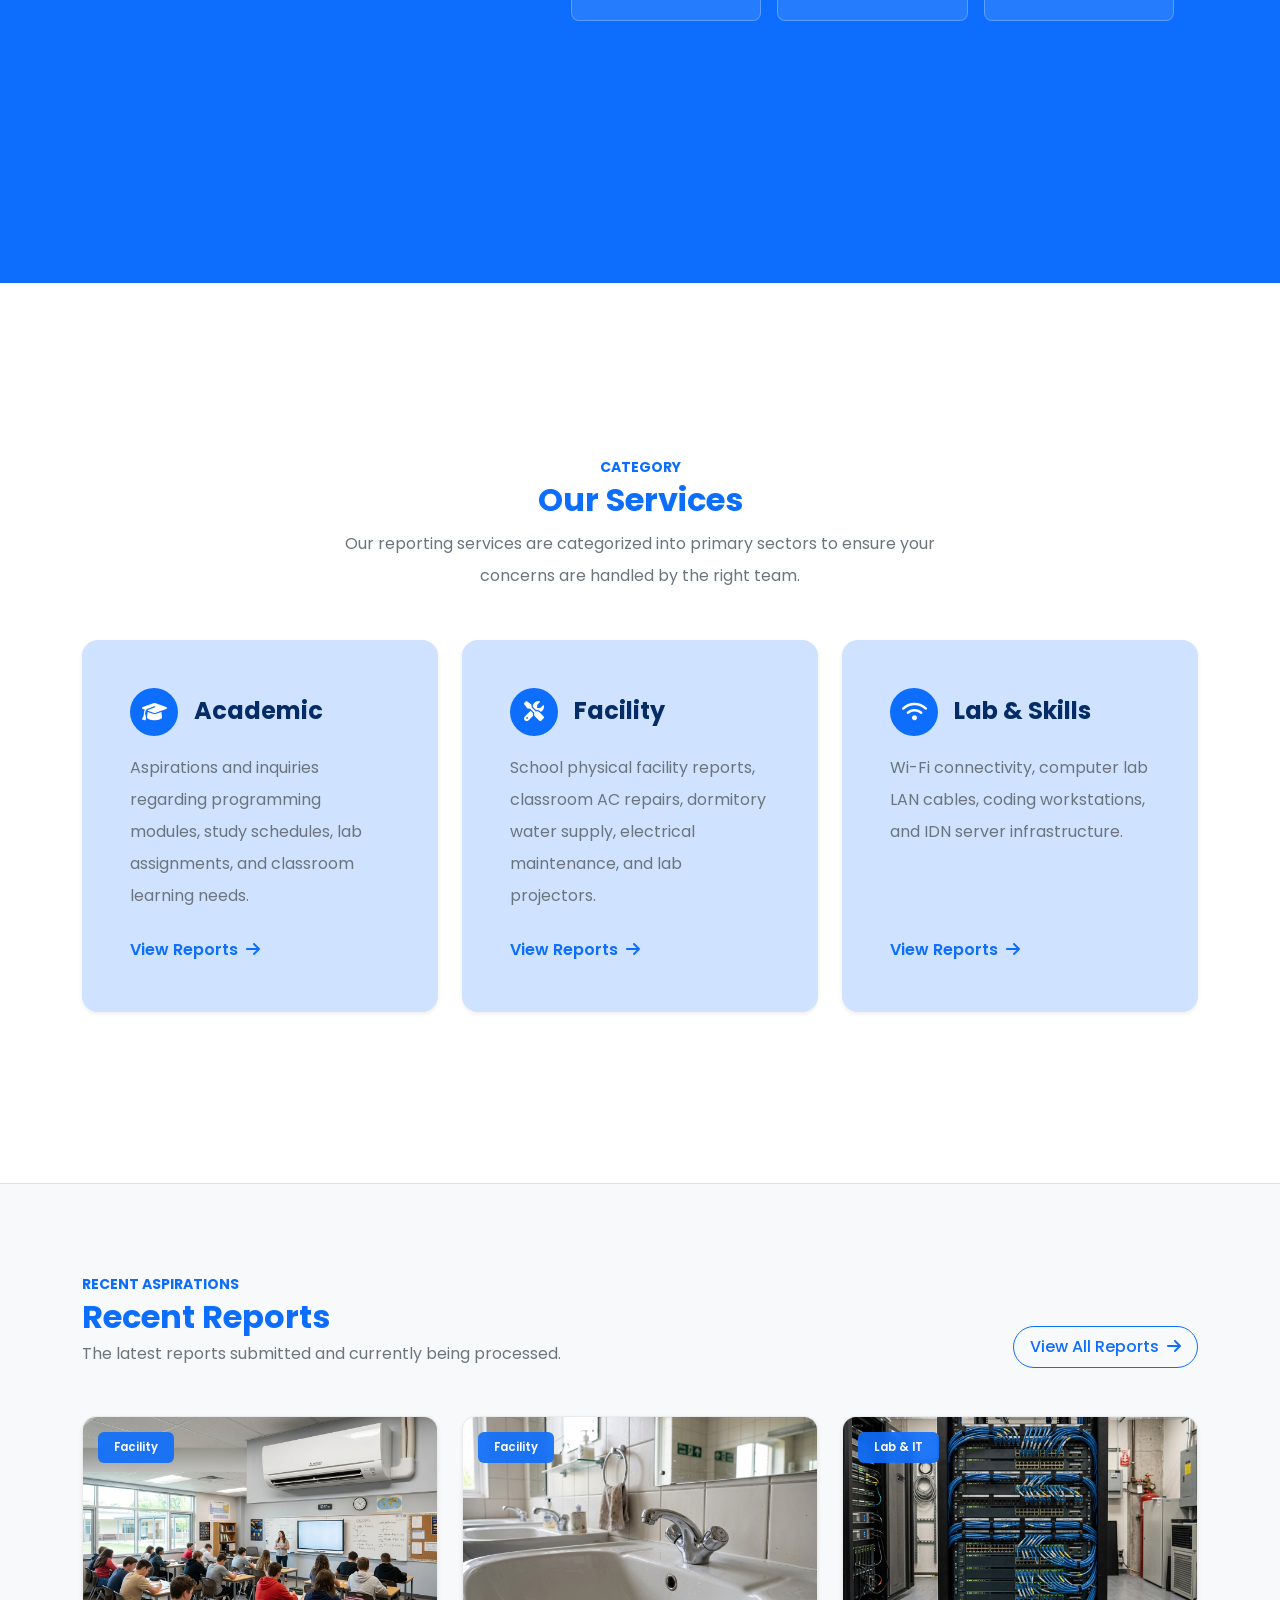
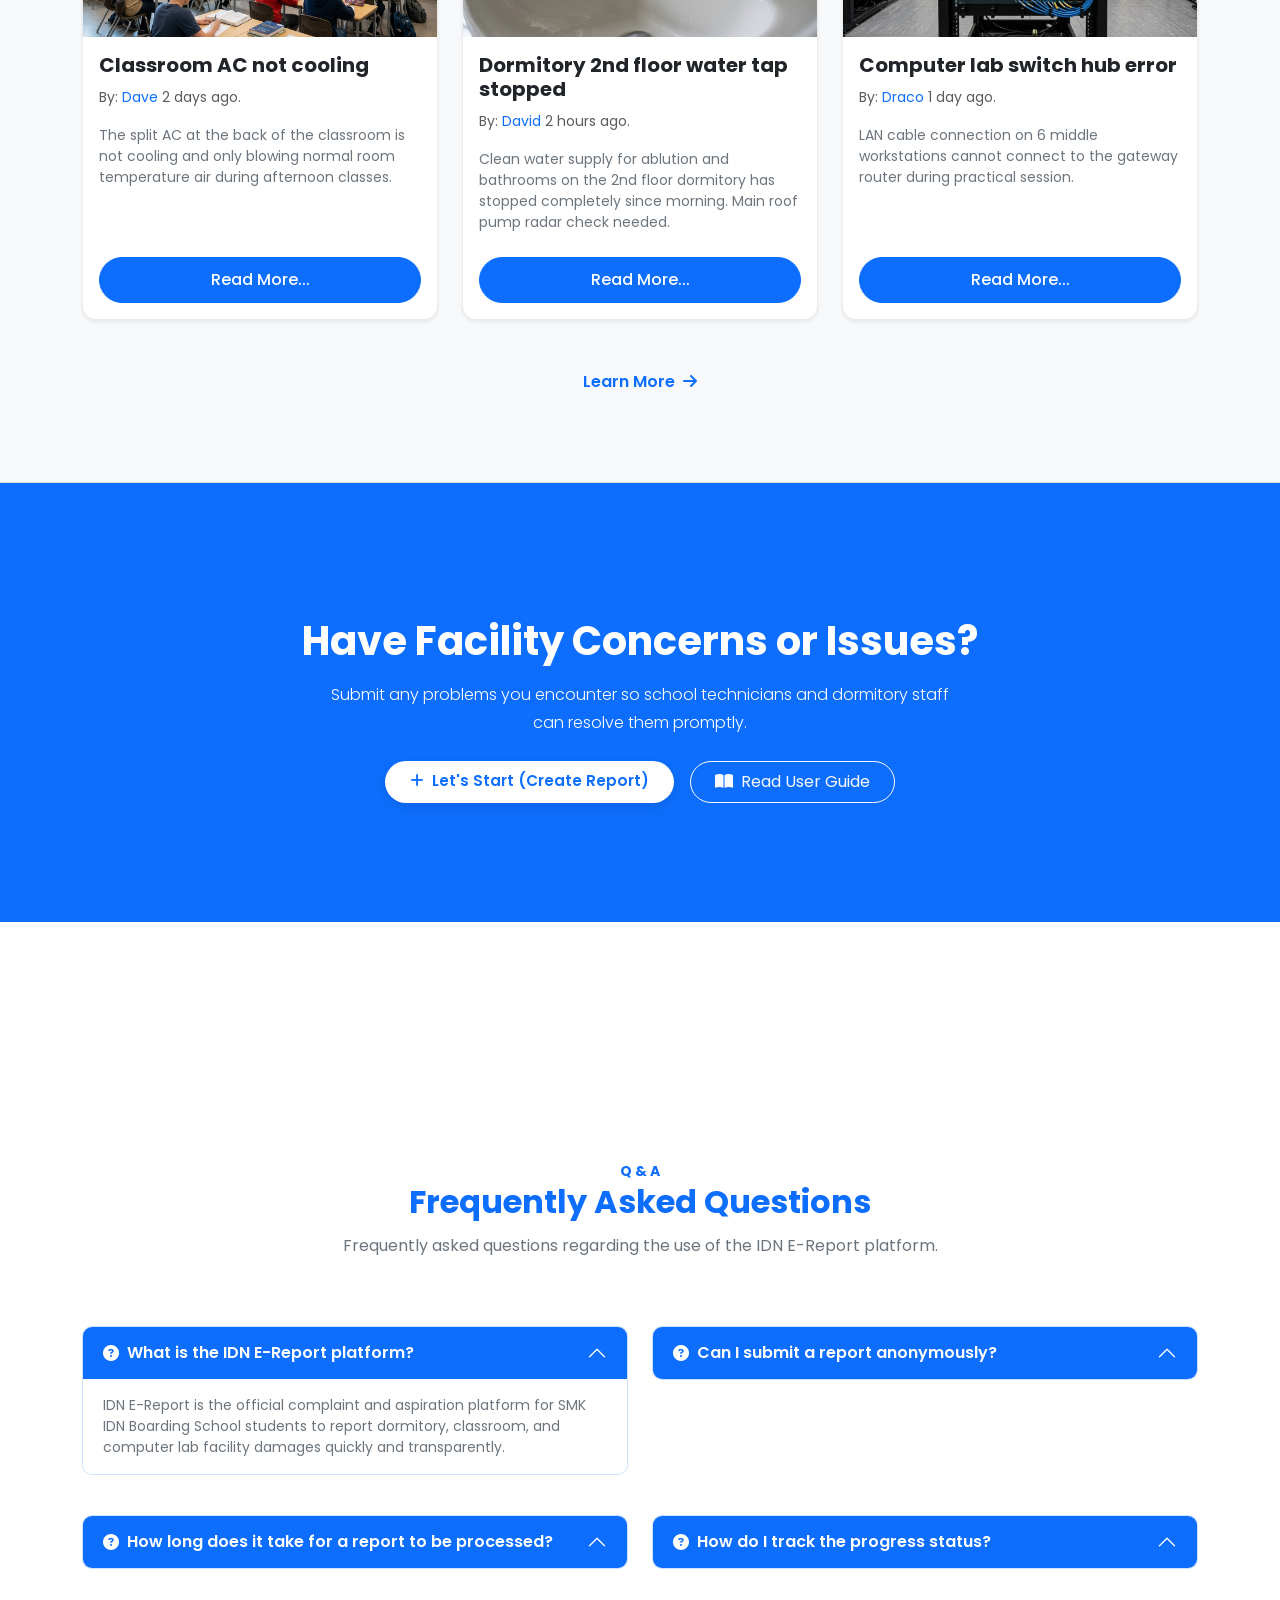
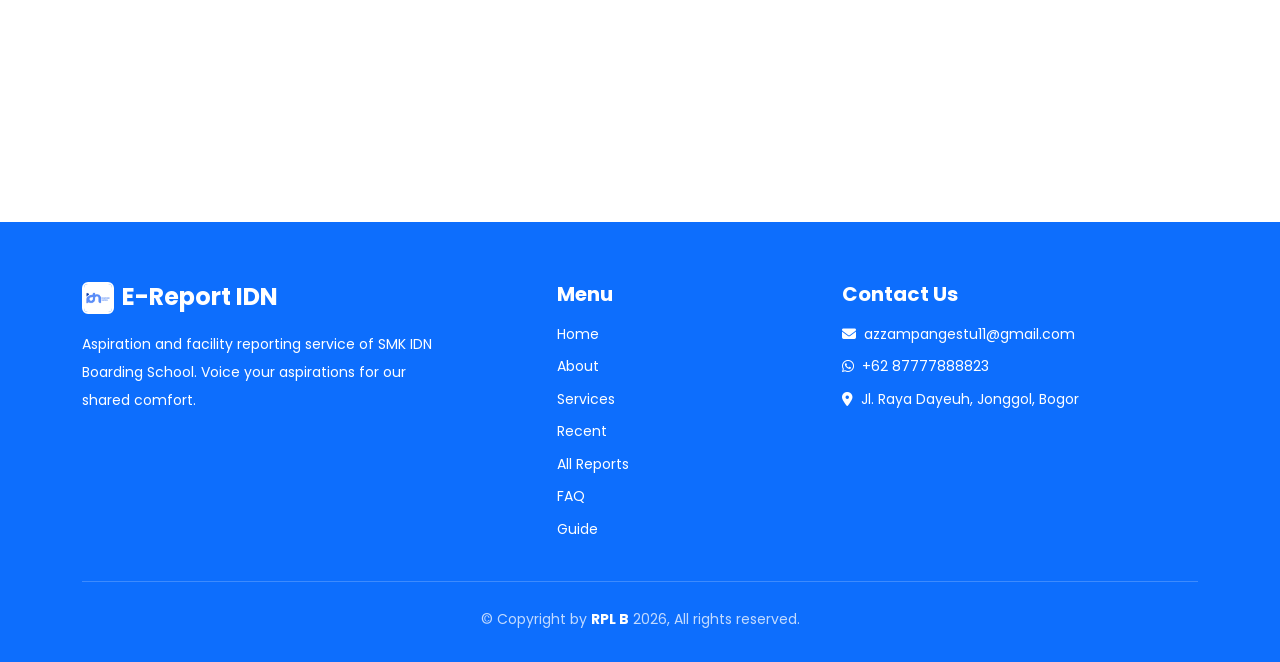
<file: HTML/Report-index.html>
<!DOCTYPE html>
<html lang="en">

<head>
    <meta charset="UTF-8">
    <meta name="viewport" content="width=device-width, initial-scale=1.0">
    <title>Home | E-Report IDN Boarding School</title>
    <link rel="shortcut icon" href="../img/IDN.png" type="image/x-icon">

    <link href="https://cdn.jsdelivr.net/npm/bootstrap@5.3.3/dist/css/bootstrap.min.css" rel="stylesheet"
        integrity="sha384-QWTKZyjpPEjISv5WaRU9OFeRpok6YctnYmDr5pNlyT2bRjXh0JMhjY6hW+ALEwIH" crossorigin="anonymous">

    <link rel="stylesheet" href="../STYLE/Report-style.css">

    <link rel="stylesheet" href="https://cdnjs.cloudflare.com/ajax/libs/font-awesome/6.5.1/css/all.min.css"
        crossorigin="anonymous" referrerpolicy="no-referrer">

    <link rel="stylesheet" href="https://cdnjs.cloudflare.com/ajax/libs/animate.css/4.1.1/animate.min.css" />

    <link href="https://unpkg.com/aos@2.3.1/dist/aos.css" rel="stylesheet">
</head>

<body data-bs-spy="scroll" data-bs-target="#navbarMain" data-bs-offset="100" tabindex="0">
    <nav id="navbarMain" class="navbar navbar-expand-lg navbar-custom sticky-top animate__animated animate__fadeInDown">
        <div class="container">
            <a class="navbar-brand d-flex align-items-center text-white me-4" href="Report-index.html">
                <img src="../img/IDN.png" alt="Logo IDN" width="38" class="d-inline-block align-text-top rounded me-2 border border-white border-2">
                <span class="fw-bold fs-5">E-Report IDN</span>
            </a>
            <button class="navbar-toggler shadow-none border-0 text-white p-2" type="button" data-bs-toggle="collapse"
                data-bs-target="#navbarNav" aria-controls="navbarNav" aria-expanded="false" aria-label="Toggle navigation">
                <i class="fa-solid fa-bars text-white fs-4"></i>
            </button>
            <div class="collapse navbar-collapse" id="navbarNav">
                <ul class="navbar-nav ms-auto align-items-lg-center gap-2 gap-lg-3 gap-xl-4 pt-3 pt-lg-0">
                    <li class="nav-item">
                        <a class="nav-link active" href="#hero">Home</a>
                    </li>
                    <li class="nav-item">
                        <a class="nav-link" href="#about">About</a>
                    </li>
                    <li class="nav-item">
                        <a class="nav-link" href="#service">Services</a>
                    </li>
                    <li class="nav-item">
                        <a class="nav-link" href="#recent">Recent</a>
                    </li>
                    <li class="nav-item">
                        <a class="nav-link" href="Report-Learnmore.html">All Reports</a>
                    </li>
                    <li class="nav-item">
                        <a class="nav-link" href="#faq">FAQ</a>
                    </li>
                    <li class="nav-item">
                        <a class="nav-link" href="Report-Panduan.html">
                            <i class="fa-solid fa-book-open me-1"></i> Guide
                        </a>
                    </li>
                    <li class="nav-item ms-lg-2 mt-2 mt-lg-0">
                        <a href="Report-Learnmore.html" class="btn btn-light-custom px-3 py-2">
                            <i class="fa-solid fa-plus me-1"></i> Let's Start (Create Report)
                        </a>
                    </li>
                </ul>
            </div>
        </div>
    </nav>

    <section id="hero" class="bg-white min-vh-100 d-flex align-items-center py-5">
        <div class="container py-lg-4 w-100">
            <div class="hero row align-items-center text-center text-lg-start g-4 g-lg-5 w-100 mx-auto">
                <div class="col-lg-6 animate__animated animate__fadeInLeft animate__delay-1s">
                    <span class="badge bg-primary-subtle text-primary px-3 py-2 rounded-pill fw-semibold mb-3">
                        <i class="fa-solid fa-bullhorn me-1"></i> IDN Student Aspirations Portal
                    </span>
                    <h1 class="fw-bold display-5 mb-3">
                        Welcome to Our Application <br class="d-none d-sm-inline">
                        <span class="text-primary">IDN E-Report 2026</span>
                    </h1>
                    <p class="text-secondary lh-lg mb-4 fs-6">
                        The official platform for IDN Boarding School students to report facility issues, lab technical difficulties, and dormitory concerns for our shared convenience.
                    </p>
                    <div class="d-flex flex-column flex-sm-row justify-content-center justify-content-lg-start gap-3">
                        <a class="btn btn-primary text-white px-4 py-2 rounded-pill shadow-sm" href="Report-Learnmore.html">
                            <i class="fa-solid fa-plus me-1"></i> Let's Start (Create Report)
                        </a>
                        <a class="btn btn-outline-primary px-4 py-2 rounded-pill" href="#about">
                            About Us
                        </a>
                    </div>
                </div>
                <div class="col-lg-6 d-flex justify-content-center justify-content-lg-end animate__animated animate__fadeInRight animate__delay-1s mt-4 mt-lg-0">
                    <div class="p-3 p-sm-4 bg-primary-subtle rounded-4 text-center shadow-sm w-100 hero-img-wrap" style="max-width: 440px;">
                        <img src="../img/IDN.png" alt="IDN Logo" class="img-fluid" style="max-height: 320px; object-fit: contain;">
                    </div>
                </div>
            </div>
        </div>
    </section>

    <section id="about" class="bg-primary text-white min-vh-100 d-flex align-items-center py-5">
        <div class="container py-lg-4 w-100">
            <div class="row align-items-center g-4 g-lg-5 w-100 mx-auto">
                <div class="col-lg-5 text-center" data-aos="fade-right" data-aos-duration="1000">
                    <div class="p-4 bg-white rounded-4 shadow d-inline-block">
                        <img src="../img/IDN.png" alt="IDN Team" class="img-fluid" style="max-width: 220px;">
                    </div>
                </div>
                <div class="col-lg-7 text-center text-lg-start" data-aos="fade-left" data-aos-duration="1000" data-aos-delay="300">
                    <span class="badge bg-white text-primary px-3 py-1 rounded-pill fw-semibold mb-2">About Us</span>
                    <h2 class="text-white fw-bold mb-3 display-6">About IDN E-Report</h2>
                    <p class="text-white text-opacity-90 lh-lg mb-4">
                        IDN E-Report is an integrated complaint system developed by 10th grade Software Engineering (RPL B) students of SMK IDN Boarding School. This platform directly connects students with School Facilities, Computer & Network Labs, and Dormitory Supervisors to ensure every issue is resolved promptly and transparently.
                    </p>
                    <div class="row row-cols-1 row-cols-sm-3 g-3 text-center text-sm-start">
                        <div class="col">
                            <div class="p-3 bg-white bg-opacity-10 rounded-3 border border-white border-opacity-25 h-100">
                                <h3 class="fw-bold text-white mb-0">100%</h3>
                                <small class="text-white text-opacity-75">Transparent</small>
                            </div>
                        </div>
                        <div class="col">
                            <div class="p-3 bg-white bg-opacity-10 rounded-3 border border-white border-opacity-25 h-100">
                                <h3 class="fw-bold text-white mb-0">&lt; 24 Hours</h3>
                                <small class="text-white text-opacity-75">Fast Response</small>
                            </div>
                        </div>
                        <div class="col">
                            <div class="p-3 bg-white bg-opacity-10 rounded-3 border border-white border-opacity-25 h-100">
                                <h3 class="fw-bold text-white mb-0">Anonymous</h3>
                                <small class="text-white text-opacity-75">Privacy Option</small>
                            </div>
                        </div>
                    </div>
                </div>
            </div>
        </div>
    </section>

    <section id="service" class="bg-white min-vh-100 d-flex align-items-center py-5">
        <div class="container py-lg-4 w-100">
            <div class="text-center mb-5" data-aos="fade-up" data-aos-duration="1000">
                <span class="text-primary fw-bold text-uppercase small">Category</span>
                <h2 class="fw-bold text-primary mb-2">Our Services</h2>
                <p class="text-secondary col-lg-7 mx-auto lh-lg">
                    Our reporting services are categorized into primary sectors to ensure your concerns are handled by the right team.
                </p>
            </div>

            <div class="row g-4 g-lg-4">
                <div class="col-12 col-md-6 col-lg-4" data-aos="fade-up" data-aos-duration="1000" data-aos-delay="200">
                    <div class="card h-100 p-4 p-xl-5 bg-primary-subtle text-primary-emphasis border-0 shadow-sm rounded-4">
                        <div class="d-flex gap-3 align-items-center mb-3">
                            <div class="p-3 bg-primary text-white rounded-circle d-flex align-items-center justify-content-center" style="width: 48px; height: 48px;">
                                <i class="fa-solid fa-graduation-cap fs-5"></i>
                            </div>
                            <h4 class="fw-bold mb-0">Academic</h4>
                        </div>
                        <p class="lh-lg text-secondary mb-4">
                            Aspirations and inquiries regarding programming modules, study schedules, lab assignments, and classroom learning needs.
                        </p>
                        <a href="Report-Learnmore.html" class="text-primary fw-semibold text-decoration-none mt-auto">
                            View Reports <i class="fa-solid fa-arrow-right ms-1"></i>
                        </a>
                    </div>
                </div>

                <div class="col-12 col-md-6 col-lg-4" data-aos="fade-up" data-aos-duration="1000" data-aos-delay="400">
                    <div class="card h-100 p-4 p-xl-5 bg-primary-subtle text-primary-emphasis border-0 shadow-sm rounded-4">
                        <div class="d-flex gap-3 align-items-center mb-3">
                            <div class="p-3 bg-primary text-white rounded-circle d-flex align-items-center justify-content-center" style="width: 48px; height: 48px;">
                                <i class="fa-solid fa-screwdriver-wrench fs-5"></i>
                            </div>
                            <h4 class="fw-bold mb-0">Facility</h4>
                        </div>
                        <p class="lh-lg text-secondary mb-4">
                            School physical facility reports, classroom AC repairs, dormitory water supply, electrical maintenance, and lab projectors.
                        </p>
                        <a href="Report-Learnmore.html" class="text-primary fw-semibold text-decoration-none mt-auto">
                            View Reports <i class="fa-solid fa-arrow-right ms-1"></i>
                        </a>
                    </div>
                </div>

                <div class="col-12 col-md-12 col-lg-4" data-aos="fade-up" data-aos-duration="1000" data-aos-delay="600">
                    <div class="card h-100 p-4 p-xl-5 bg-primary-subtle text-primary-emphasis border-0 shadow-sm rounded-4">
                        <div class="d-flex gap-3 align-items-center mb-3">
                            <div class="p-3 bg-primary text-white rounded-circle d-flex align-items-center justify-content-center" style="width: 48px; height: 48px;">
                                <i class="fa-solid fa-wifi fs-5"></i>
                            </div>
                            <h4 class="fw-bold mb-0">Lab & Skills</h4>
                        </div>
                        <p class="lh-lg text-secondary mb-4">
                            Wi-Fi connectivity, computer lab LAN cables, coding workstations, and IDN server infrastructure.
                        </p>
                        <a href="Report-Learnmore.html" class="text-primary fw-semibold text-decoration-none mt-auto">
                            View Reports <i class="fa-solid fa-arrow-right ms-1"></i>
                        </a>
                    </div>
                </div>
            </div>
        </div>
    </section>

    <section id="recent" class="bg-light border-top border-bottom min-vh-100 d-flex align-items-center py-5">
        <div class="container py-lg-4 w-100">
            <div class="d-flex flex-column flex-md-row justify-content-between align-items-md-end mb-4 gap-2">
                <div data-aos="fade-right" data-aos-duration="1000">
                    <span class="text-primary fw-bold text-uppercase small">Recent Aspirations</span>
                    <h2 class="fw-bold text-primary mb-1">Recent Reports</h2>
                    <p class="text-secondary mb-0">The latest reports submitted and currently being processed.</p>
                </div>
                <div class="mt-2 mt-md-0" data-aos="fade-left" data-aos-duration="1000">
                    <a class="btn btn-outline-primary px-3 py-2 rounded-pill" href="Report-Learnmore.html">
                        View All Reports <i class="fa-solid fa-arrow-right ms-1"></i>
                    </a>
                </div>
            </div>

            <div class="row g-4 mt-2">
                <div class="col-12 col-md-6 col-lg-4" data-aos="fade-up" data-aos-duration="1000" data-aos-delay="300">
                    <div class="card shadow-sm h-100 overflow-hidden">
                        <div class="kategori position-absolute px-3 py-1">
                            <a class="text-white text-decoration-none small" href="Report-Detail.html">Facility</a>
                        </div>
                        <img src="../img/report_ac.jpg" class="card-img-top report-card-img" alt="Classroom AC">
                        <div class="card-body d-flex flex-column">
                            <h5 class="card-title fw-bold">
                                <a href="Report-Detail.html" class="text-dark text-decoration-none">
                                    Classroom AC not cooling
                                </a>
                            </h5>
                            <small class="text-muted">By: <a class="text-decoration-none text-primary" href="Report-Detail.html">Dave</a> 2 days ago.</small>
                            <p class="card-text text-secondary mt-3 mb-4 small lh-base flex-grow-1">
                                The split AC at the back of the classroom is not cooling and only blowing normal room temperature air during afternoon classes.
                            </p>
                            <a href="Report-Detail.html" class="btn btn-primary text-white w-100 rounded-pill">
                                Read More...
                            </a>
                        </div>
                    </div>
                </div>

                <div class="col-12 col-md-6 col-lg-4" data-aos="fade-up" data-aos-duration="1000" data-aos-delay="500">
                    <div class="card shadow-sm h-100 overflow-hidden">
                        <div class="kategori position-absolute px-3 py-1">
                            <a class="text-white text-decoration-none small" href="Report-Detail.html">Facility</a>
                        </div>
                        <img src="../img/report_water.jpg" class="card-img-top report-card-img" alt="Dormitory Water Tap">
                        <div class="card-body d-flex flex-column">
                            <h5 class="card-title fw-bold">
                                <a href="Report-Detail.html" class="text-dark text-decoration-none">
                                    Dormitory 2nd floor water tap stopped
                                </a>
                            </h5>
                            <small class="text-muted">By: <a class="text-decoration-none text-primary" href="Report-Detail.html">David</a> 2 hours ago.</small>
                            <p class="card-text text-secondary mt-3 mb-4 small lh-base flex-grow-1">
                                Clean water supply for ablution and bathrooms on the 2nd floor dormitory has stopped completely since morning. Main roof pump radar check needed.
                            </p>
                            <a href="Report-Detail.html" class="btn btn-primary text-white w-100 rounded-pill">
                                Read More...
                            </a>
                        </div>
                    </div>
                </div>

                <div class="col-12 col-md-12 col-lg-4" data-aos="fade-up" data-aos-duration="1000" data-aos-delay="700">
                    <div class="card shadow-sm h-100 overflow-hidden">
                        <div class="kategori position-absolute px-3 py-1">
                            <a class="text-white text-decoration-none small" href="Report-Detail.html">Lab & IT</a>
                        </div>
                        <img src="../img/report_switch.jpg" class="card-img-top report-card-img" alt="Computer Lab Switch Hub">
                        <div class="card-body d-flex flex-column">
                            <h5 class="card-title fw-bold">
                                <a href="Report-Detail.html" class="text-dark text-decoration-none">
                                    Computer lab switch hub error
                                </a>
                            </h5>
                            <small class="text-muted">By: <a class="text-decoration-none text-primary" href="Report-Detail.html">Draco</a> 1 day ago.</small>
                            <p class="card-text text-secondary mt-3 mb-4 small lh-base flex-grow-1">
                                LAN cable connection on 6 middle workstations cannot connect to the gateway router during practical session.
                            </p>
                            <a href="Report-Detail.html" class="btn btn-primary text-white w-100 rounded-pill">
                                Read More...
                            </a>
                        </div>
                    </div>
                </div>
            </div>

            <div class="row mt-5 text-center">
                <div>
                    <a class="link-offset-2 link-offset-3-hover link-underline link-underline-opacity-0 link-underline-opacity-75-hover text-primary fw-semibold fs-6" href="Report-Learnmore.html">
                        Learn More <i class="fa-solid fa-arrow-right ms-1"></i>
                    </a>
                </div>
            </div>
        </div>
    </section>

    <section class="bg-primary text-white">
        <div class="container py-lg-4 text-center">
            <h2 class="fw-bold mb-3 display-6">Have Facility Concerns or Issues?</h2>
            <p class="lead text-white text-opacity-90 col-lg-7 mx-auto mb-4 fs-6">
                Submit any problems you encounter so school technicians and dormitory staff can resolve them promptly.
            </p>
            <div class="d-flex flex-column flex-sm-row justify-content-center gap-3">
                <a href="Report-Learnmore.html" class="btn btn-light-custom px-4 py-2">
                    <i class="fa-solid fa-plus me-1"></i> Let's Start (Create Report)
                </a>
                <a href="Report-Panduan.html" class="btn btn-outline-light px-4 py-2 rounded-pill">
                    <i class="fa-solid fa-book-open me-1"></i> Read User Guide
                </a>
            </div>
        </div>
    </section>

    <section id="faq" class="bg-white min-vh-100 d-flex align-items-center py-5">
        <div class="container py-lg-4 w-100">
            <div class="row text-center mb-5" data-aos="fade-up" data-aos-duration="1000">
                <span class="text-primary fw-bold text-uppercase small">Q & A</span>
                <h2 class="fw-bold text-primary mb-2">Frequently Asked Questions</h2>
                <p class="text-secondary col-lg-7 mx-auto lh-lg">
                    Frequently asked questions regarding the use of the IDN E-Report platform.
                </p>
            </div>

            <div class="accordion" id="accordionExample">
                <div class="row row-cols-1 row-cols-md-2 g-3 g-lg-4">
                    <div class="col" data-aos="fade-up" data-aos-duration="1000" data-aos-delay="200">
                        <div class="accordion-item">
                            <h2 class="accordion-header">
                                <button class="accordion-button bg-primary text-white" type="button" data-bs-toggle="collapse" data-bs-target="#faq1" aria-expanded="true" aria-controls="faq1">
                                    <i class="fa-solid fa-circle-question me-2"></i> What is the IDN E-Report platform?
                                </button>
                            </h2>
                            <div id="faq1" class="accordion-collapse collapse show" data-bs-parent="#accordionExample">
                                <div class="accordion-body bg-white text-secondary small lh-base">
                                    IDN E-Report is the official complaint and aspiration platform for SMK IDN Boarding School students to report dormitory, classroom, and computer lab facility damages quickly and transparently.
                                </div>
                            </div>
                        </div>
                    </div>

                    <div class="col" data-aos="fade-up" data-aos-duration="1000" data-aos-delay="300">
                        <div class="accordion-item">
                            <h2 class="accordion-header">
                                <button class="accordion-button bg-primary text-white" type="button" data-bs-toggle="collapse" data-bs-target="#faq2" aria-expanded="false" aria-controls="faq2">
                                    <i class="fa-solid fa-circle-question me-2"></i> Can I submit a report anonymously?
                                </button>
                            </h2>
                            <div id="faq2" class="accordion-collapse collapse" data-bs-parent="#accordionExample">
                                <div class="accordion-body bg-white text-secondary small lh-base">
                                    Yes! Simply enable the "Submit as Anonymous" option when filling out the form. Your name will remain hidden from the public to protect your privacy.
                                </div>
                            </div>
                        </div>
                    </div>

                    <div class="col" data-aos="fade-up" data-aos-duration="1000" data-aos-delay="400">
                        <div class="accordion-item">
                            <h2 class="accordion-header">
                                <button class="accordion-button bg-primary text-white" type="button" data-bs-toggle="collapse" data-bs-target="#faq3" aria-expanded="false" aria-controls="faq3">
                                    <i class="fa-solid fa-circle-question me-2"></i> How long does it take for a report to be processed?
                                </button>
                            </h2>
                            <div id="faq3" class="accordion-collapse collapse" data-bs-parent="#accordionExample">
                                <div class="accordion-body bg-white text-secondary small lh-base">
                                    Every report is verified within a maximum of 24 hours. Emergency issues like water outages or electrical hazards are handled on the same day by the Facility Team.
                                </div>
                            </div>
                        </div>
                    </div>

                    <div class="col" data-aos="fade-up" data-aos-duration="1000" data-aos-delay="500">
                        <div class="accordion-item">
                            <h2 class="accordion-header">
                                <button class="accordion-button bg-primary text-white" type="button" data-bs-toggle="collapse" data-bs-target="#faq4" aria-expanded="false" aria-controls="faq4">
                                    <i class="fa-solid fa-circle-question me-2"></i> How do I track the progress status?
                                </button>
                            </h2>
                            <div id="faq4" class="accordion-collapse collapse" data-bs-parent="#accordionExample">
                                <div class="accordion-body bg-white text-secondary small lh-base">
                                    Click the "Read More" button on any report card to open its detail page, where a timeline tracks progress from Verified to Completed.
                                </div>
                            </div>
                        </div>
                    </div>
                </div>
            </div>
        </div>
    </section>

    <footer class="bg-primary text-white">
        <div class="container">
            <div class="row row-gap-4 justify-content-between text-white text-center text-md-start">
                <div class="col-12 col-md-4">
                    <div class="mb-3 d-flex gap-2 align-items-center justify-content-center justify-content-md-start">
                        <img class="d-inline-block align-text-top rounded border border-white border-2" width="32" src="../img/IDN.png" alt="IDN Logo">
                        <h4 class="mb-0 fw-bold text-white">E-Report IDN</h4>
                    </div>
                    <p class="lh-lg m-0 text-white text-opacity-80 small">
                        Aspiration and facility reporting service of SMK IDN Boarding School. Voice your aspirations for our shared comfort.
                    </p>
                </div>
                <div class="col-6 col-md-2">
                    <h5 class="fw-bold mb-3 text-white">Menu</h5>
                    <div class="d-flex flex-column gap-2">
                        <a class="text-decoration-none text-white text-opacity-80 small" href="Report-index.html#hero">Home</a>
                        <a class="text-decoration-none text-white text-opacity-80 small" href="Report-index.html#about">About</a>
                        <a class="text-decoration-none text-white text-opacity-80 small" href="Report-index.html#service">Services</a>
                        <a class="text-decoration-none text-white text-opacity-80 small" href="Report-index.html#recent">Recent</a>
                        <a class="text-decoration-none text-white text-opacity-80 small" href="Report-Learnmore.html">All Reports</a>
                        <a class="text-decoration-none text-white text-opacity-80 small" href="Report-index.html#faq">FAQ</a>
                        <a class="text-decoration-none text-white text-opacity-80 small" href="Report-Panduan.html">Guide</a>
                    </div>
                </div>
                <div class="col-12 col-md-4 mt-3 mt-md-0">
                    <h5 class="fw-bold mb-3 text-white">Contact Us</h5>
                    <div class="d-flex flex-column gap-2">
                        <a href="mailto:azzampangestu11@gmail.com" class="d-flex align-items-center justify-content-center justify-content-md-start gap-2 text-decoration-none text-white text-opacity-80 small">
                            <i class="fa-solid fa-envelope"></i>
                            azzampangestu11@gmail.com
                        </a>
                        <a href="https://wa.me/6287777888823" target="_blank" class="d-flex align-items-center justify-content-center justify-content-md-start gap-2 text-decoration-none text-white text-opacity-80 small">
                            <i class="fa-brands fa-whatsapp"></i>
                            +62 87777888823
                        </a>
                        <div class="d-flex align-items-center justify-content-center justify-content-md-start gap-2 text-white text-opacity-80 small">
                            <i class="fa-solid fa-location-dot"></i>
                            Jl. Raya Dayeuh, Jonggol, Bogor
                        </div>
                    </div>
                </div>
            </div>

            <div class="copyright text-center small text-white text-opacity-75">
                <p class="mb-0">&copy; Copyright by <span class="fw-bold text-white">RPL B</span> 2026, All rights reserved.</p>
            </div>
        </div>
    </footer>

    <script src="https://cdn.jsdelivr.net/npm/bootstrap@5.3.3/dist/js/bootstrap.bundle.min.js"
        integrity="sha384-YvpcrYf0tY3lHB60NNkmXc5s9fDVZLESaAA55NDzOxhy9GkcIdslK1eN7N6jIeHz"
        crossorigin="anonymous"></script>

    <script src="https://unpkg.com/aos@next/dist/aos.js"></script>
    <script>
        AOS.init({
            once: true,
            duration: 800
        });

        const navLinks = document.querySelectorAll('#navbarNav .nav-link');
        const sections = [
            document.getElementById('hero'),
            document.getElementById('about'),
            document.getElementById('service'),
            document.getElementById('recent'),
            document.getElementById('faq')
        ].filter(Boolean);

        let isClicking = false;
        let clickTimer = null;

        function setActive(targetId) {
            navLinks.forEach(link => {
                const href = link.getAttribute('href') || '';
                if (href === '#' + targetId || href.endsWith('#' + targetId)) {
                    link.classList.add('active');
                } else if (href.startsWith('#') || href.includes('Report-index.html#')) {
                    link.classList.remove('active');
                }
            });
        }

        function onScroll() {
            if (isClicking) return;

            const scrollY = window.scrollY;
            const windowHeight = window.innerHeight;
            const fullHeight = document.documentElement.scrollHeight;

            if (scrollY <= 60) {
                setActive('hero');
                return;
            }

            if (scrollY + windowHeight >= fullHeight - 80) {
                setActive('faq');
                return;
            }

            const offset = 120;
            let current = 'hero';
            for (let i = 0; i < sections.length; i++) {
                const sec = sections[i];
                if (sec.getBoundingClientRect().top <= offset) {
                    current = sec.getAttribute('id');
                }
            }
            setActive(current);
        }

        window.addEventListener('scroll', onScroll, { passive: true });
        window.addEventListener('load', onScroll);

        navLinks.forEach(link => {
            const href = link.getAttribute('href') || '';
            if (href.startsWith('#')) {
                link.addEventListener('click', function () {
                    const targetId = href.substring(1);
                    setActive(targetId);
                    isClicking = true;
                    clearTimeout(clickTimer);
                    clickTimer = setTimeout(() => {
                        isClicking = false;
                        onScroll();
                    }, 850);

                    const navCollapse = document.getElementById('navbarNav');
                    if (navCollapse && navCollapse.classList.contains('show')) {
                        const bsCollapse = bootstrap.Collapse.getInstance(navCollapse);
                        if (bsCollapse) {
                            bsCollapse.hide();
                        }
                    }
                });
            }
        });
    </script>
</body>

</html>
</file>
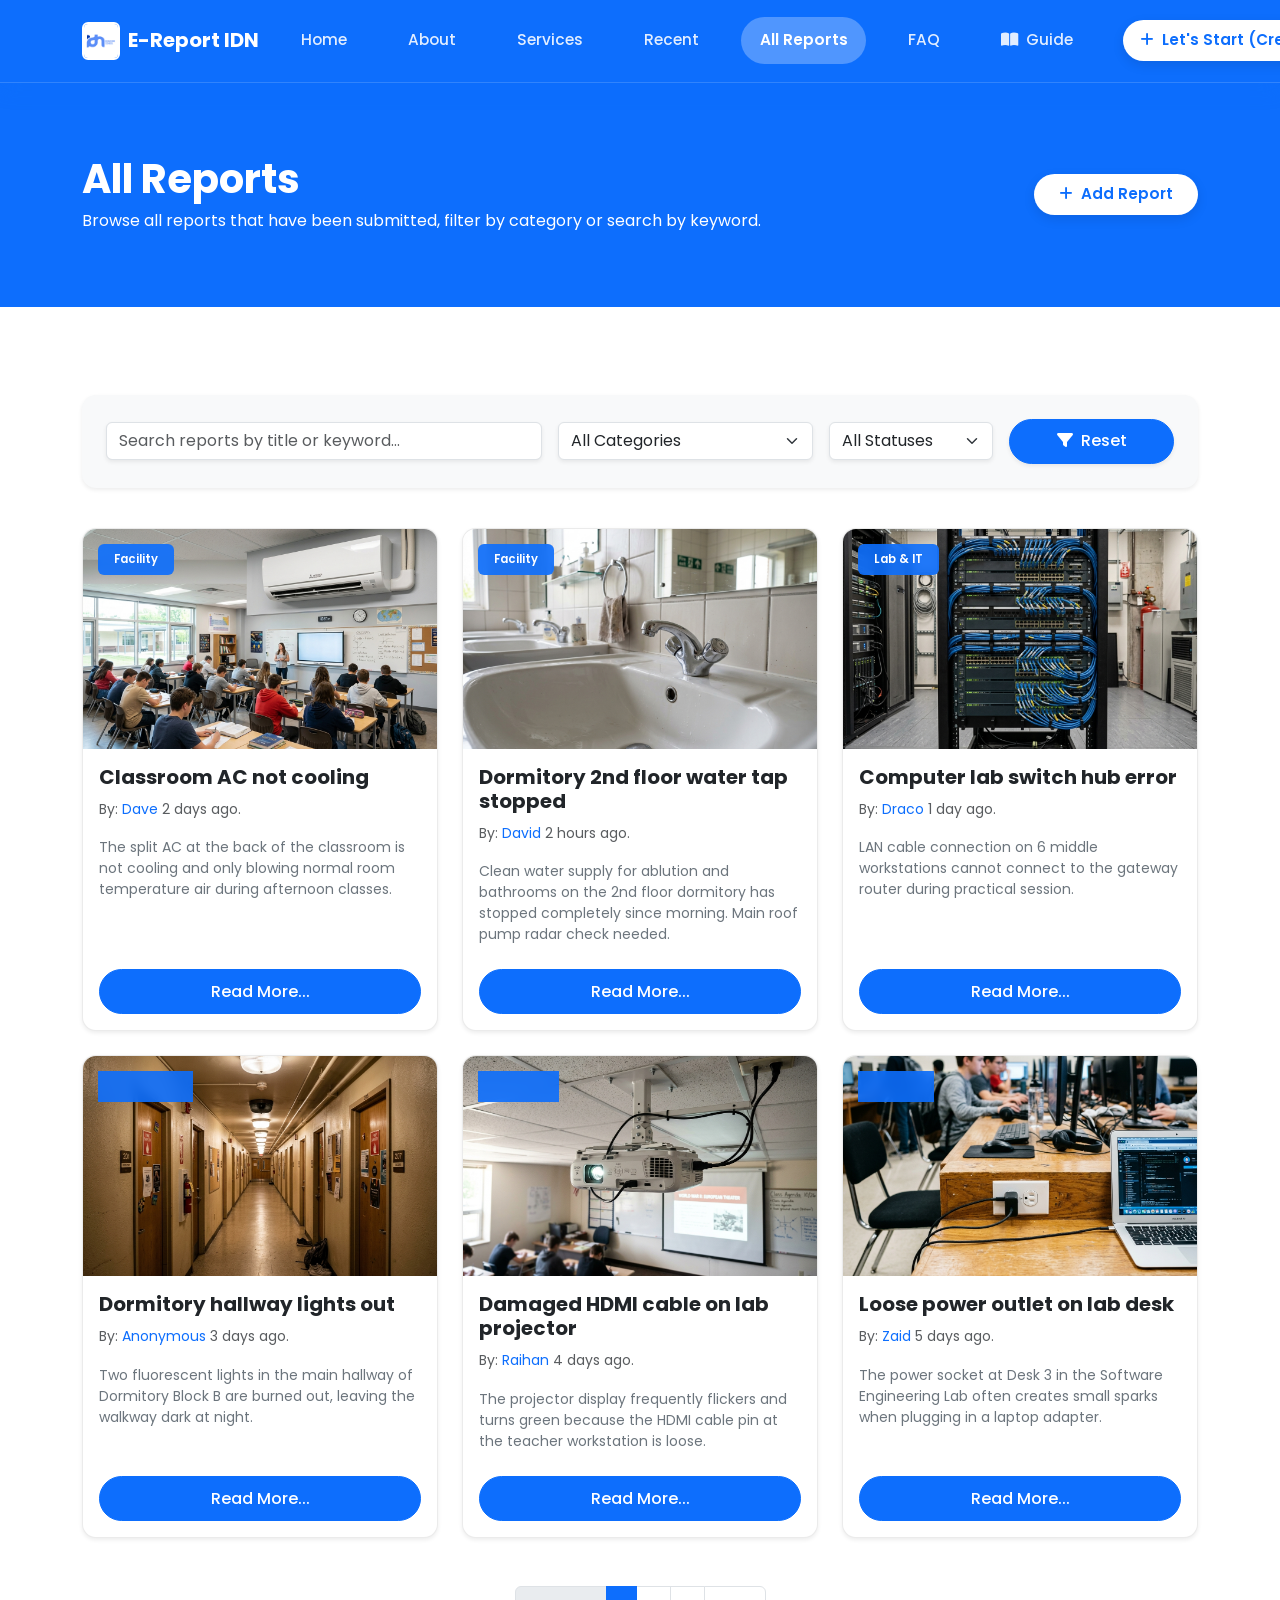
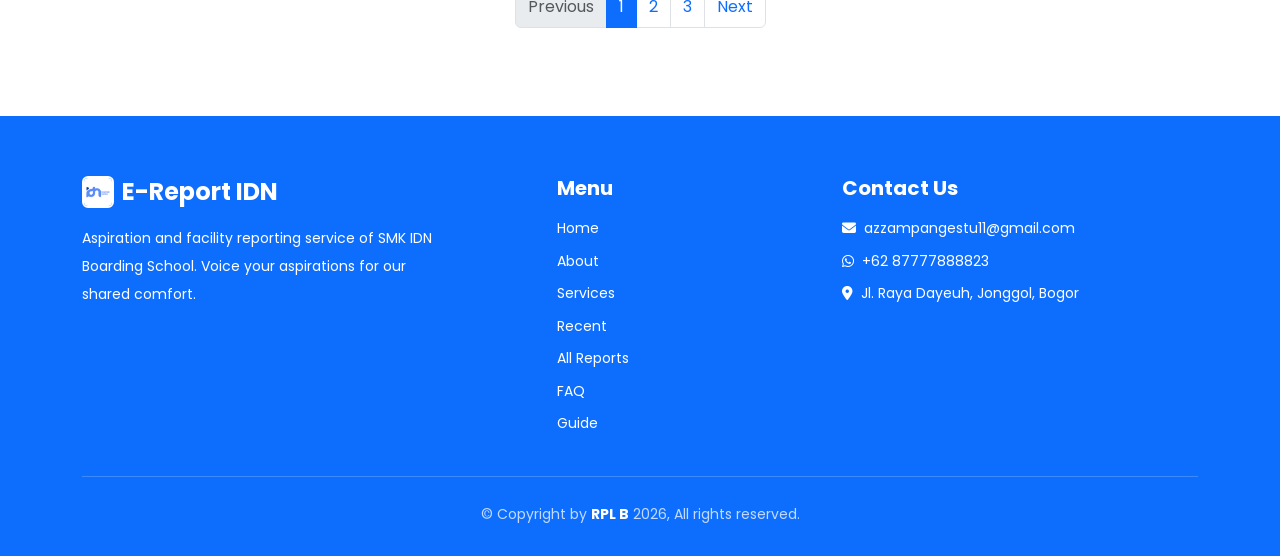
<file: HTML/Report-Learnmore.html>
<!DOCTYPE html>
<html lang="en">

<head>
    <meta charset="UTF-8">
    <meta name="viewport" content="width=device-width, initial-scale=1.0">
    <title>All Reports | E-Report IDN Boarding School</title>
    <link rel="shortcut icon" href="../img/IDN.png" type="image/x-icon">

    <link href="https://cdn.jsdelivr.net/npm/bootstrap@5.3.3/dist/css/bootstrap.min.css" rel="stylesheet"
        integrity="sha384-QWTKZyjpPEjISv5WaRU9OFeRpok6YctnYmDr5pNlyT2bRjXh0JMhjY6hW+ALEwIH" crossorigin="anonymous">

    <link rel="stylesheet" href="../STYLE/Report-style.css">

    <link rel="stylesheet" href="https://cdnjs.cloudflare.com/ajax/libs/font-awesome/6.5.1/css/all.min.css"
        crossorigin="anonymous" referrerpolicy="no-referrer">

    <link rel="stylesheet" href="https://cdnjs.cloudflare.com/ajax/libs/animate.css/4.1.1/animate.min.css" />

    <link href="https://unpkg.com/aos@2.3.1/dist/aos.css" rel="stylesheet">
</head>

<body>
    <nav class="navbar navbar-expand-lg navbar-custom sticky-top animate__animated animate__fadeInDown">
        <div class="container">
            <a class="navbar-brand d-flex align-items-center text-white me-4" href="Report-index.html">
                <img src="../img/IDN.png" alt="Logo IDN" width="38" class="d-inline-block align-text-top rounded me-2 border border-white border-2">
                <span class="fw-bold fs-5">E-Report IDN</span>
            </a>
            <button class="navbar-toggler shadow-none border-0 text-white p-2" type="button" data-bs-toggle="collapse"
                data-bs-target="#navbarNav" aria-controls="navbarNav" aria-expanded="false" aria-label="Toggle navigation">
                <i class="fa-solid fa-bars text-white fs-4"></i>
            </button>
            <div class="collapse navbar-collapse" id="navbarNav">
                <ul class="navbar-nav ms-auto align-items-lg-center gap-2 gap-lg-3 gap-xl-4 pt-3 pt-lg-0">
                    <li class="nav-item">
                        <a class="nav-link" href="Report-index.html#hero">Home</a>
                    </li>
                    <li class="nav-item">
                        <a class="nav-link" href="Report-index.html#about">About</a>
                    </li>
                    <li class="nav-item">
                        <a class="nav-link" href="Report-index.html#service">Services</a>
                    </li>
                    <li class="nav-item">
                        <a class="nav-link" href="Report-index.html#recent">Recent</a>
                    </li>
                    <li class="nav-item">
                        <a class="nav-link active" href="Report-Learnmore.html">All Reports</a>
                    </li>
                    <li class="nav-item">
                        <a class="nav-link" href="Report-index.html#faq">FAQ</a>
                    </li>
                    <li class="nav-item">
                        <a class="nav-link" href="Report-Panduan.html">
                            <i class="fa-solid fa-book-open me-1"></i> Guide
                        </a>
                    </li>
                    <li class="nav-item ms-lg-2 mt-2 mt-lg-0">
                        <button class="btn btn-light-custom px-3 py-2" data-bs-toggle="modal" data-bs-target="#addReportModal">
                            <i class="fa-solid fa-plus me-1"></i> Let's Start (Create Report)
                        </button>
                    </li>
                </ul>
            </div>
        </div>
    </nav>

    <header class="bg-primary text-white py-5">
        <div class="container py-lg-4">
            <div class="d-flex flex-column flex-md-row justify-content-between align-items-md-center gap-3">
                <div data-aos="fade-right" data-aos-duration="1000">
                    <h1 class="fw-bold mb-1 display-6">All Reports</h1>
                    <p class="text-white text-opacity-90 mb-0 fs-6">Browse all reports that have been submitted, filter by category or search by keyword.</p>
                </div>
                <div data-aos="fade-left" data-aos-duration="1000">
                    <button class="btn btn-light-custom px-4 py-2" data-bs-toggle="modal" data-bs-target="#addReportModal">
                        <i class="fa-solid fa-plus me-1"></i> Add Report
                    </button>
                </div>
            </div>
        </div>
    </header>

    <section id="all-report" class="py-5 bg-white">
        <div class="container py-lg-4">
            <div id="alertSuccessSubmit" class="alert alert-success alert-dismissible fade d-none shadow-sm mb-4" role="alert">
                <i class="fa-solid fa-circle-check me-2 fs-5 align-middle"></i>
                <strong>Success!</strong> Your new report has been successfully submitted and saved in the system.
                <button type="button" class="btn-close" data-bs-dismiss="alert" aria-label="Close"></button>
            </div>

            <div class="card p-3 p-md-4 my-3 bg-light border-0 shadow-sm" data-aos="fade-up" data-aos-duration="1000">
                <div class="row g-3 align-items-center">
                    <div class="col-12 col-md-5">
                        <input id="searchInput" type="text" class="form-control shadow-sm" placeholder="Search reports by title or keyword...">
                    </div>
                    <div class="col-6 col-md-3">
                        <select id="categoryFilter" class="form-select shadow-sm">
                            <option value="all" selected>All Categories</option>
                            <option value="Facility">Facility</option>
                            <option value="Lab & IT">Computer & Network Lab</option>
                            <option value="Academic">Academic</option>
                            <option value="Dormitory">Dormitory</option>
                        </select>
                    </div>
                    <div class="col-6 col-md-2">
                        <select id="statusFilter" class="form-select shadow-sm">
                            <option value="all" selected>All Statuses</option>
                            <option value="Completed">Completed</option>
                            <option value="In Progress">In Progress</option>
                            <option value="Pending">Pending</option>
                        </select>
                    </div>
                    <div class="col-12 col-md-2">
                        <button id="btnResetFilter" class="btn btn-primary w-100 text-white shadow-sm rounded-pill">
                            <i class="fa-solid fa-filter me-1"></i> Reset
                        </button>
                    </div>
                </div>
            </div>

            <div id="reportsGrid" class="row g-4 mt-3">
                <div class="col-12 col-md-6 col-lg-4 report-item" data-category="Facility" data-status="In Progress">
                    <div class="card shadow-sm h-100 overflow-hidden">
                        <div class="kategori position-absolute px-3 py-1">
                            <a class="text-white text-decoration-none small" href="Report-Detail.html">Facility</a>
                        </div>
                        <img src="../img/report_ac.jpg" class="card-img-top report-card-img" alt="Classroom AC not cooling">
                        <div class="card-body d-flex flex-column">
                            <h5 class="card-title fw-bold">
                                <a href="Report-Detail.html" class="text-dark text-decoration-none">
                                    Classroom AC not cooling
                                </a>
                            </h5>
                            <small class="text-muted">By: <a class="text-decoration-none text-primary" href="Report-Detail.html">Dave</a> 2 days ago.</small>
                            <p class="card-text text-secondary mt-3 mb-4 small lh-base flex-grow-1">
                                The split AC at the back of the classroom is not cooling and only blowing normal room temperature air during afternoon classes.
                            </p>
                            <a href="Report-Detail.html" class="btn btn-primary text-white w-100 rounded-pill">
                                Read More...
                            </a>
                        </div>
                    </div>
                </div>

                <div class="col-12 col-md-6 col-lg-4 report-item" data-category="Facility" data-status="In Progress">
                    <div class="card shadow-sm h-100 overflow-hidden">
                        <div class="kategori position-absolute px-3 py-1">
                            <a class="text-white text-decoration-none small" href="Report-Detail.html">Facility</a>
                        </div>
                        <img src="../img/report_water.jpg" class="card-img-top report-card-img" alt="Dormitory 2nd floor water tap stopped">
                        <div class="card-body d-flex flex-column">
                            <h5 class="card-title fw-bold">
                                <a href="Report-Detail.html" class="text-dark text-decoration-none">
                                    Dormitory 2nd floor water tap stopped
                                </a>
                            </h5>
                            <small class="text-muted">By: <a class="text-decoration-none text-primary" href="Report-Detail.html">David</a> 2 hours ago.</small>
                            <p class="card-text text-secondary mt-3 mb-4 small lh-base flex-grow-1">
                                Clean water supply for ablution and bathrooms on the 2nd floor dormitory has stopped completely since morning. Main roof pump radar check needed.
                            </p>
                            <a href="Report-Detail.html" class="btn btn-primary text-white w-100 rounded-pill">
                                Read More...
                            </a>
                        </div>
                    </div>
                </div>

                <div class="col-12 col-md-6 col-lg-4 report-item" data-category="Lab & IT" data-status="Completed">
                    <div class="card shadow-sm h-100 overflow-hidden">
                        <div class="kategori position-absolute px-3 py-1">
                            <a class="text-white text-decoration-none small" href="Report-Detail.html">Lab & IT</a>
                        </div>
                        <img src="../img/report_switch.jpg" class="card-img-top report-card-img" alt="Computer lab switch hub error">
                        <div class="card-body d-flex flex-column">
                            <h5 class="card-title fw-bold">
                                <a href="Report-Detail.html" class="text-dark text-decoration-none">
                                    Computer lab switch hub error
                                </a>
                            </h5>
                            <small class="text-muted">By: <a class="text-decoration-none text-primary" href="Report-Detail.html">Draco</a> 1 day ago.</small>
                            <p class="card-text text-secondary mt-3 mb-4 small lh-base flex-grow-1">
                                LAN cable connection on 6 middle workstations cannot connect to the gateway router during practical session.
                            </p>
                            <a href="Report-Detail.html" class="btn btn-primary text-white w-100 rounded-pill">
                                Read More...
                            </a>
                        </div>
                    </div>
                </div>

                <div class="col-12 col-md-6 col-lg-4 report-item" data-category="Dormitory" data-status="In Progress">
                    <div class="card shadow-sm h-100 overflow-hidden">
                        <div class="kategori position-absolute px-3 py-1">
                            <a class="text-white text-decoration-none small" href="Report-Detail.html">Dormitory</a>
                        </div>
                        <img src="../img/report_hallway.jpg" class="card-img-top report-card-img" alt="Dormitory hallway lights out">
                        <div class="card-body d-flex flex-column">
                            <h5 class="card-title fw-bold">
                                <a href="Report-Detail.html" class="text-dark text-decoration-none">
                                    Dormitory hallway lights out
                                </a>
                            </h5>
                            <small class="text-muted">By: <a class="text-decoration-none text-primary" href="Report-Detail.html">Anonymous</a> 3 days ago.</small>
                            <p class="card-text text-secondary mt-3 mb-4 small lh-base flex-grow-1">
                                Two fluorescent lights in the main hallway of Dormitory Block B are burned out, leaving the walkway dark at night.
                            </p>
                            <a href="Report-Detail.html" class="btn btn-primary text-white w-100 rounded-pill">
                                Read More...
                            </a>
                        </div>
                    </div>
                </div>

                <div class="col-12 col-md-6 col-lg-4 report-item" data-category="Lab & IT" data-status="Completed">
                    <div class="card shadow-sm h-100 overflow-hidden">
                        <div class="kategori position-absolute px-3 py-1">
                            <a class="text-white text-decoration-none small" href="Report-Detail.html">Lab & IT</a>
                        </div>
                        <img src="../img/report_projector.jpg" class="card-img-top report-card-img" alt="Damaged HDMI cable on lab projector">
                        <div class="card-body d-flex flex-column">
                            <h5 class="card-title fw-bold">
                                <a href="Report-Detail.html" class="text-dark text-decoration-none">
                                    Damaged HDMI cable on lab projector
                                </a>
                            </h5>
                            <small class="text-muted">By: <a class="text-decoration-none text-primary" href="Report-Detail.html">Raihan</a> 4 days ago.</small>
                            <p class="card-text text-secondary mt-3 mb-4 small lh-base flex-grow-1">
                                The projector display frequently flickers and turns green because the HDMI cable pin at the teacher workstation is loose.
                            </p>
                            <a href="Report-Detail.html" class="btn btn-primary text-white w-100 rounded-pill">
                                Read More...
                            </a>
                        </div>
                    </div>
                </div>

                <div class="col-12 col-md-6 col-lg-4 report-item" data-category="Facility" data-status="Pending">
                    <div class="card shadow-sm h-100 overflow-hidden">
                        <div class="kategori position-absolute px-3 py-1">
                            <a class="text-white text-decoration-none small" href="Report-Detail.html">Facility</a>
                        </div>
                        <img src="../img/report_socket.jpg" class="card-img-top report-card-img" alt="Loose power outlet on lab desk">
                        <div class="card-body d-flex flex-column">
                            <h5 class="card-title fw-bold">
                                <a href="Report-Detail.html" class="text-dark text-decoration-none">
                                    Loose power outlet on lab desk
                                </a>
                            </h5>
                            <small class="text-muted">By: <a class="text-decoration-none text-primary" href="Report-Detail.html">Zaid</a> 5 days ago.</small>
                            <p class="card-text text-secondary mt-3 mb-4 small lh-base flex-grow-1">
                                The power socket at Desk 3 in the Software Engineering Lab often creates small sparks when plugging in a laptop adapter.
                            </p>
                            <a href="Report-Detail.html" class="btn btn-primary text-white w-100 rounded-pill">
                                Read More...
                            </a>
                        </div>
                    </div>
                </div>
            </div>

            <div id="noResultsMsg" class="text-center py-5 d-none text-secondary">
                <p>No reports matched your search criteria.</p>
            </div>

            <nav aria-label="Page navigation" class="mt-5">
                <ul class="pagination justify-content-center">
                    <li class="page-item disabled"><a class="page-link" href="#">Previous</a></li>
                    <li class="page-item active"><a class="page-link bg-primary text-white border-primary" href="#">1</a></li>
                    <li class="page-item"><a class="page-link text-primary" href="#">2</a></li>
                    <li class="page-item"><a class="page-link text-primary" href="#">3</a></li>
                    <li class="page-item"><a class="page-link text-primary" href="#">Next</a></li>
                </ul>
            </nav>
        </div>
    </section>

    <div class="modal fade" id="addReportModal" tabindex="-1" aria-labelledby="addReportModalLabel" aria-hidden="true">
        <div class="modal-dialog modal-lg modal-dialog-centered">
            <div class="modal-content border-0 shadow">
                <div class="modal-header bg-primary text-white">
                    <h5 class="modal-title fw-semibold" id="addReportModalLabel">
                        <i class="fa-solid fa-pen-to-square me-2"></i> Create New Report
                    </h5>
                    <button type="button" class="btn-close btn-close-white" data-bs-dismiss="modal" aria-label="Close"></button>
                </div>

                <form id="addReportForm">
                    <div class="modal-body p-4">
                        <div class="mb-3">
                            <label class="form-label fw-semibold" for="formTitle">Report Title</label>
                            <input id="formTitle" class="form-control" type="text" placeholder="Insert the report title..." required>
                        </div>
                        <div class="row g-3 mb-3">
                            <div class="col-md-6">
                                <label class="form-label fw-semibold" for="formCategory">Category</label>
                                <select id="formCategory" class="form-select" required>
                                    <option value="" disabled selected>Choose Category</option>
                                    <option value="Facility">Facility</option>
                                    <option value="Lab & IT">Skills & Lab IT</option>
                                    <option value="Academic">Academic</option>
                                    <option value="Dormitory">Dormitory</option>
                                </select>
                            </div>
                            <div class="col-md-6">
                                <label class="form-label fw-semibold" for="formLocation">Location</label>
                                <input id="formLocation" class="form-control" type="text" placeholder="e.g. Lab 2, Dormitory 2nd Floor" required>
                            </div>
                        </div>
                        <div class="row g-3 mb-3">
                            <div class="col-md-7">
                                <label class="form-label fw-semibold" for="formAuthor">Your Name</label>
                                <input id="formAuthor" class="form-control" type="text" placeholder="Name & Class (e.g. Dave - 10 RPL B)">
                            </div>
                            <div class="col-md-5 d-flex align-items-end">
                                <div class="form-check form-switch pb-2">
                                    <input class="form-check-input" type="checkbox" id="formAnonymous">
                                    <label class="form-check-label text-secondary small fw-semibold" for="formAnonymous">Send as Anonymous</label>
                                </div>
                            </div>
                        </div>
                        <div class="mb-3">
                            <label class="form-label fw-semibold" for="formDesc">Report Description</label>
                            <textarea id="formDesc" class="form-control" rows="4" placeholder="Write your report details..." required></textarea>
                        </div>
                        <div class="mb-2">
                            <label class="form-label fw-semibold" for="formImage">Upload Image</label>
                            <input id="formImage" class="form-control" type="file" accept="image/*">
                        </div>
                    </div>
                    <div class="modal-footer bg-light">
                        <button type="button" class="btn btn-secondary rounded-pill px-3" data-bs-dismiss="modal">Close</button>
                        <button type="submit" class="btn btn-primary text-white rounded-pill px-4">
                            <i class="fa-solid fa-paper-plane me-1"></i> Submit Report
                        </button>
                    </div>
                </form>
            </div>
        </div>
    </div>

    <footer class="bg-primary text-white">
        <div class="container">
            <div class="row row-gap-4 justify-content-between text-white text-center text-md-start">
                <div class="col-12 col-md-4">
                    <div class="mb-3 d-flex gap-2 align-items-center justify-content-center justify-content-md-start">
                        <img class="d-inline-block align-text-top rounded border border-white border-2" width="32" src="../img/IDN.png" alt="IDN Logo">
                        <h4 class="mb-0 fw-bold text-white">E-Report IDN</h4>
                    </div>
                    <p class="lh-lg m-0 text-white text-opacity-80 small">
                        Aspiration and facility reporting service of SMK IDN Boarding School. Voice your aspirations for our shared comfort.
                    </p>
                </div>
                <div class="col-6 col-md-2">
                    <h5 class="fw-bold mb-3 text-white">Menu</h5>
                    <div class="d-flex flex-column gap-2">
                        <a class="text-decoration-none text-white text-opacity-80 small" href="Report-index.html#hero">Home</a>
                        <a class="text-decoration-none text-white text-opacity-80 small" href="Report-index.html#about">About</a>
                        <a class="text-decoration-none text-white text-opacity-80 small" href="Report-index.html#service">Services</a>
                        <a class="text-decoration-none text-white text-opacity-80 small" href="Report-index.html#recent">Recent</a>
                        <a class="text-decoration-none text-white text-opacity-80 small" href="Report-Learnmore.html">All Reports</a>
                        <a class="text-decoration-none text-white text-opacity-80 small" href="Report-index.html#faq">FAQ</a>
                        <a class="text-decoration-none text-white text-opacity-80 small" href="Report-Panduan.html">Guide</a>
                    </div>
                </div>
                <div class="col-12 col-md-4 mt-3 mt-md-0">
                    <h5 class="fw-bold mb-3 text-white">Contact Us</h5>
                    <div class="d-flex flex-column gap-2">
                        <a href="mailto:azzampangestu11@gmail.com" class="d-flex align-items-center justify-content-center justify-content-md-start gap-2 text-decoration-none text-white text-opacity-80 small">
                            <i class="fa-solid fa-envelope"></i>
                            azzampangestu11@gmail.com
                        </a>
                        <a href="https://wa.me/6287777888823" target="_blank" class="d-flex align-items-center justify-content-center justify-content-md-start gap-2 text-decoration-none text-white text-opacity-80 small">
                            <i class="fa-brands fa-whatsapp"></i>
                            +62 87777888823
                        </a>
                        <div class="d-flex align-items-center justify-content-center justify-content-md-start gap-2 text-white text-opacity-80 small">
                            <i class="fa-solid fa-location-dot"></i>
                            Jl. Raya Dayeuh, Jonggol, Bogor
                        </div>
                    </div>
                </div>
            </div>

            <div class="copyright text-center small text-white text-opacity-75">
                <p class="mb-0">&copy; Copyright by <span class="fw-bold text-white">RPL B</span> 2026, All rights reserved.</p>
            </div>
        </div>
    </footer>

    <script src="https://cdn.jsdelivr.net/npm/bootstrap@5.3.3/dist/js/bootstrap.bundle.min.js"
        integrity="sha384-YvpcrYf0tY3lHB60NNkmXc5s9fDVZLESaAA55NDzOxhy9GkcIdslK1eN7N6jIeHz"
        crossorigin="anonymous"></script>

    <script src="https://unpkg.com/aos@next/dist/aos.js"></script>
    <script>
        AOS.init({
            once: true,
            duration: 800
        });

        const addReportForm = document.getElementById('addReportForm');
        const alertSuccess = document.getElementById('alertSuccessSubmit');
        const reportsGrid = document.getElementById('reportsGrid');
        const modalEl = document.getElementById('addReportModal');
        const formAnonymous = document.getElementById('formAnonymous');
        const formAuthor = document.getElementById('formAuthor');

        formAnonymous.addEventListener('change', function () {
            if (this.checked) {
                formAuthor.value = 'Anonymous';
                formAuthor.disabled = true;
            } else {
                formAuthor.value = '';
                formAuthor.disabled = false;
            }
        });

        addReportForm.addEventListener('submit', function (e) {
            e.preventDefault();

            const title = document.getElementById('formTitle').value;
            const category = document.getElementById('formCategory').value;
            const desc = document.getElementById('formDesc').value;
            const author = formAnonymous.checked ? 'Anonymous' : (formAuthor.value.trim() || 'Dave');

            const newCol = document.createElement('div');
            newCol.className = 'col-12 col-md-6 col-lg-4 report-item animate__animated animate__fadeInDown';
            newCol.setAttribute('data-category', category);
            newCol.setAttribute('data-status', 'Pending');

            const imgMap = {
                'Facility': '../img/report_ac.jpg',
                'Lab & IT': '../img/report_switch.jpg',
                'Academic': '../img/report_projector.jpg',
                'Dormitory': '../img/report_water.jpg'
            };
            const chosenImg = imgMap[category] || '../img/report_ac.jpg';

            newCol.innerHTML = `
                <div class="card shadow-sm h-100 overflow-hidden">
                    <div class="kategori position-absolute px-3 py-1">
                        <a class="text-white text-decoration-none small" href="Report-Detail.html">${category}</a>
                    </div>
                    <img src="${chosenImg}" class="card-img-top report-card-img" alt="${title}">
                    <div class="card-body d-flex flex-column">
                        <h5 class="card-title fw-bold">
                            <a href="Report-Detail.html" class="text-dark text-decoration-none">
                                ${title}
                            </a>
                        </h5>
                        <small class="text-muted">By: <a class="text-decoration-none text-primary" href="Report-Detail.html">${author}</a> Just now.</small>
                        <p class="card-text text-secondary mt-3 mb-4 small lh-base flex-grow-1">
                            ${desc}
                        </p>
                        <a href="Report-Detail.html" class="btn btn-primary text-white w-100 rounded-pill">
                            Read More...
                        </a>
                    </div>
                </div>
            `;

            reportsGrid.insertBefore(newCol, reportsGrid.firstChild);

            const bsModal = bootstrap.Modal.getInstance(modalEl);
            if (bsModal) {
                bsModal.hide();
            }

            addReportForm.reset();
            formAuthor.disabled = false;

            alertSuccess.classList.remove('d-none');
            alertSuccess.classList.add('show');
            setTimeout(() => {
                alertSuccess.classList.remove('show');
                setTimeout(() => alertSuccess.classList.add('d-none'), 300);
            }, 4000);
        });

        const searchInput = document.getElementById('searchInput');
        const categoryFilter = document.getElementById('categoryFilter');
        const statusFilter = document.getElementById('statusFilter');
        const btnResetFilter = document.getElementById('btnResetFilter');
        const noResultsMsg = document.getElementById('noResultsMsg');

        function filterReports() {
            const query = searchInput.value.toLowerCase().trim();
            const cat = categoryFilter.value;
            const stat = statusFilter.value;
            const items = document.querySelectorAll('.report-item');
            let visibleCount = 0;

            items.forEach(item => {
                const itemCat = item.getAttribute('data-category');
                const itemStat = item.getAttribute('data-status');
                const text = item.textContent.toLowerCase();

                const matchesQuery = query === '' || text.includes(query);
                const matchesCat = cat === 'all' || itemCat === cat;
                const matchesStat = stat === 'all' || itemStat === stat;

                if (matchesQuery && matchesCat && matchesStat) {
                    item.classList.remove('d-none');
                    visibleCount++;
                } else {
                    item.classList.add('d-none');
                }
            });

            if (visibleCount === 0) {
                noResultsMsg.classList.remove('d-none');
            } else {
                noResultsMsg.classList.add('d-none');
            }
        }

        searchInput.addEventListener('input', filterReports);
        categoryFilter.addEventListener('change', filterReports);
        statusFilter.addEventListener('change', filterReports);
        btnResetFilter.addEventListener('click', function () {
            searchInput.value = '';
            categoryFilter.value = 'all';
            statusFilter.value = 'all';
            filterReports();
        });
    </script>
</body>

</html>
</file>
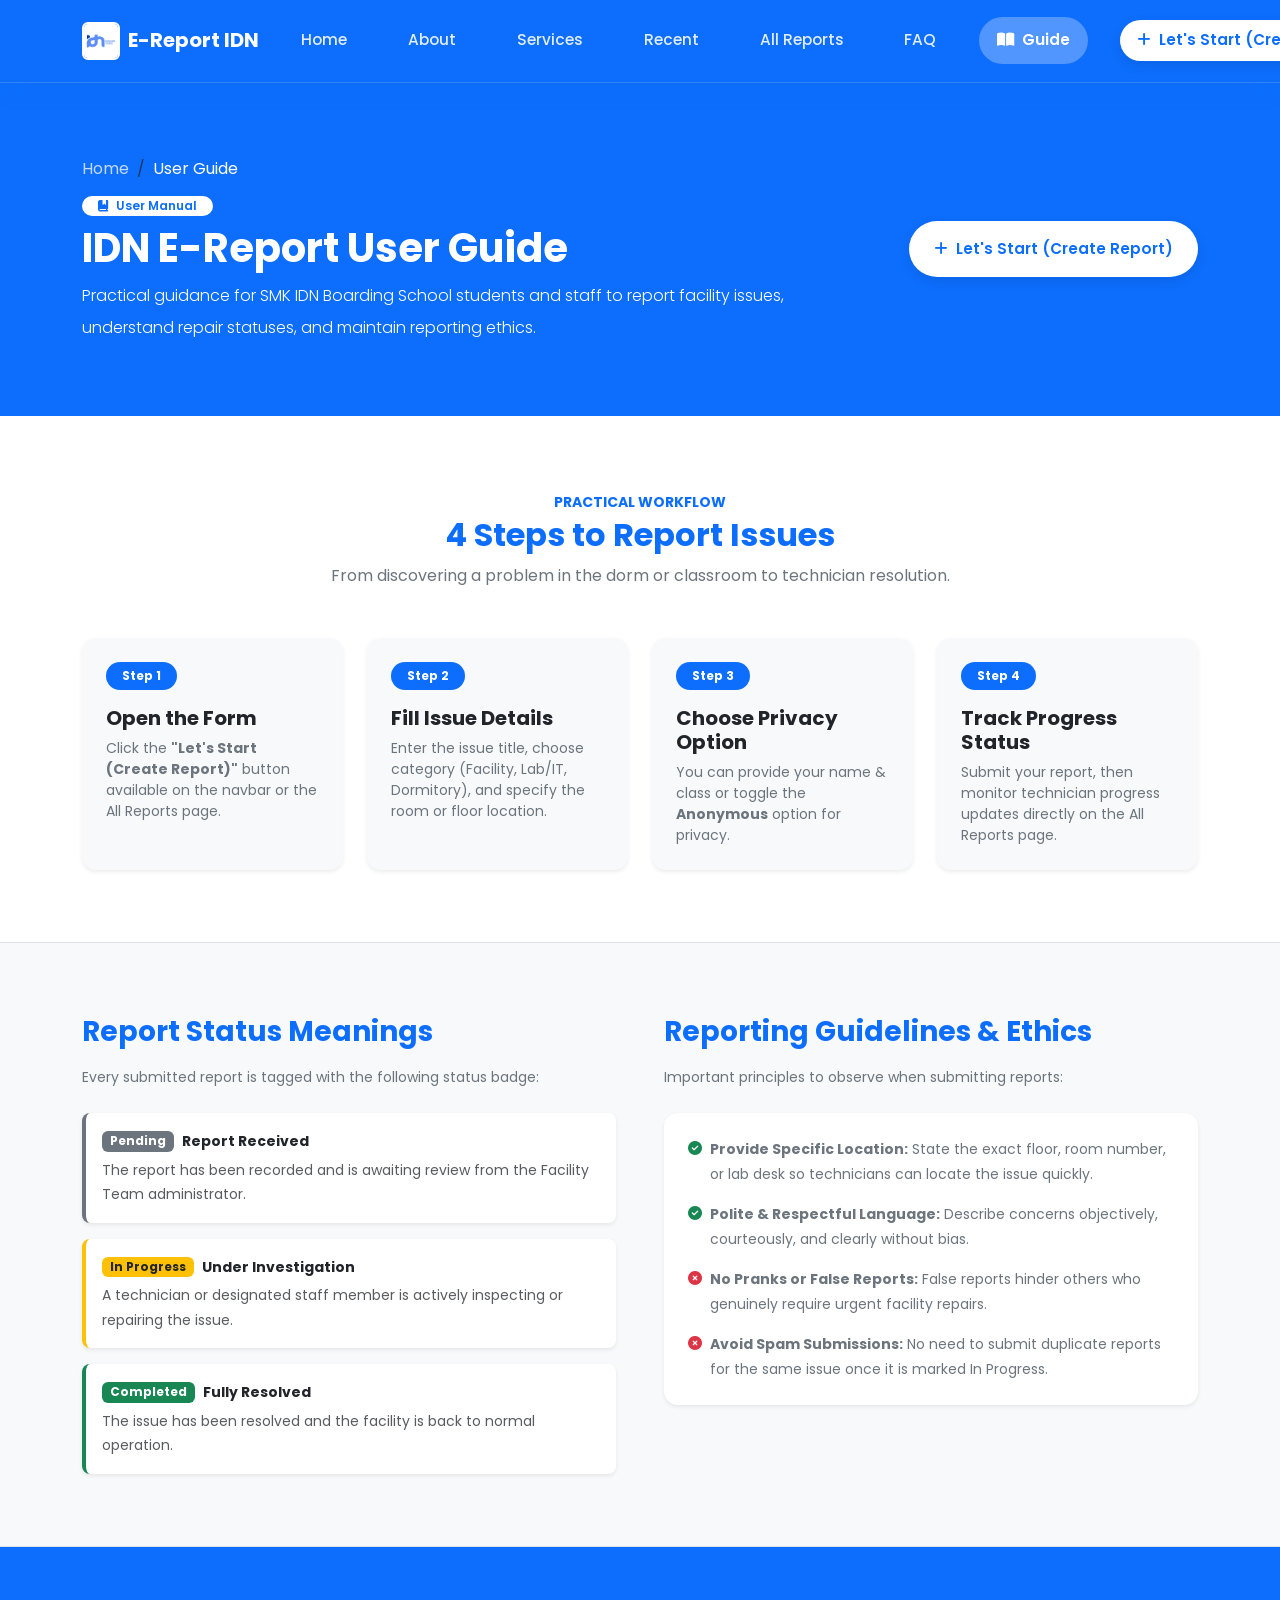
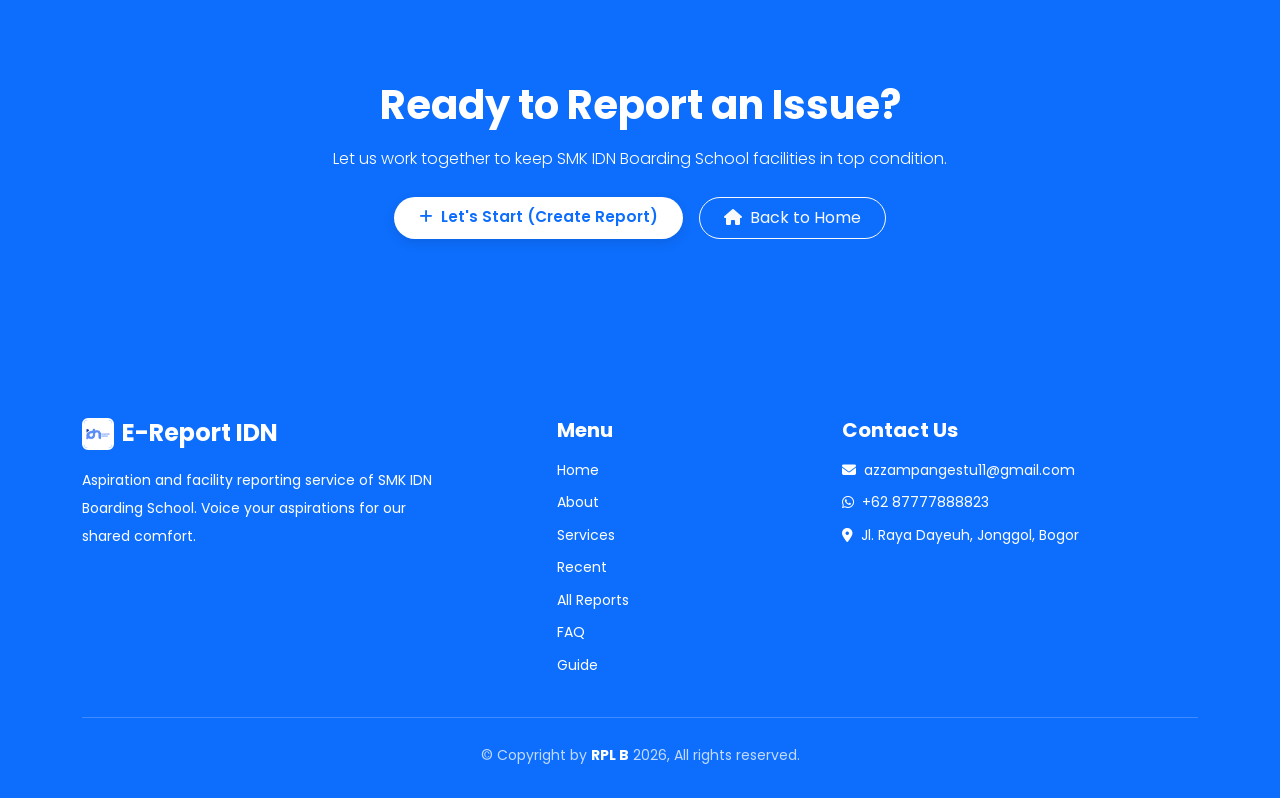
<file: HTML/Report-Panduan.html>
<!DOCTYPE html>
<html lang="en">

<head>
    <meta charset="UTF-8">
    <meta name="viewport" content="width=device-width, initial-scale=1.0">
    <title>Guide | E-Report IDN Boarding School</title>
    <link rel="shortcut icon" href="../img/IDN.png" type="image/x-icon">

    <link href="https://cdn.jsdelivr.net/npm/bootstrap@5.3.3/dist/css/bootstrap.min.css" rel="stylesheet"
        integrity="sha384-QWTKZyjpPEjISv5WaRU9OFeRpok6YctnYmDr5pNlyT2bRjXh0JMhjY6hW+ALEwIH" crossorigin="anonymous">

    <link rel="stylesheet" href="../STYLE/Report-style.css">

    <link rel="stylesheet" href="https://cdnjs.cloudflare.com/ajax/libs/font-awesome/6.5.1/css/all.min.css"
        crossorigin="anonymous" referrerpolicy="no-referrer">

    <link rel="stylesheet" href="https://cdnjs.cloudflare.com/ajax/libs/animate.css/4.1.1/animate.min.css" />

    <link href="https://unpkg.com/aos@2.3.1/dist/aos.css" rel="stylesheet">
</head>

<body>
    <nav class="navbar navbar-expand-lg navbar-custom sticky-top animate__animated animate__fadeInDown">
        <div class="container">
            <a class="navbar-brand d-flex align-items-center text-white me-4" href="Report-index.html">
                <img src="../img/IDN.png" alt="Logo IDN" width="38" class="d-inline-block align-text-top rounded me-2 border border-white border-2">
                <span class="fw-bold fs-5">E-Report IDN</span>
            </a>
            <button class="navbar-toggler shadow-none border-0 text-white p-2" type="button" data-bs-toggle="collapse"
                data-bs-target="#navbarNav" aria-controls="navbarNav" aria-expanded="false" aria-label="Toggle navigation">
                <i class="fa-solid fa-bars text-white fs-4"></i>
            </button>
            <div class="collapse navbar-collapse" id="navbarNav">
                <ul class="navbar-nav ms-auto align-items-lg-center gap-2 gap-lg-3 gap-xl-4 pt-3 pt-lg-0">
                    <li class="nav-item">
                        <a class="nav-link" href="Report-index.html#hero">Home</a>
                    </li>
                    <li class="nav-item">
                        <a class="nav-link" href="Report-index.html#about">About</a>
                    </li>
                    <li class="nav-item">
                        <a class="nav-link" href="Report-index.html#service">Services</a>
                    </li>
                    <li class="nav-item">
                        <a class="nav-link" href="Report-index.html#recent">Recent</a>
                    </li>
                    <li class="nav-item">
                        <a class="nav-link" href="Report-Learnmore.html">All Reports</a>
                    </li>
                    <li class="nav-item">
                        <a class="nav-link" href="Report-index.html#faq">FAQ</a>
                    </li>
                    <li class="nav-item">
                        <a class="nav-link active" href="Report-Panduan.html">
                            <i class="fa-solid fa-book-open me-1"></i> Guide
                        </a>
                    </li>
                    <li class="nav-item ms-lg-2 mt-2 mt-lg-0">
                        <a href="Report-Learnmore.html" class="btn btn-light-custom px-3 py-2">
                            <i class="fa-solid fa-plus me-1"></i> Let's Start (Create Report)
                        </a>
                    </li>
                </ul>
            </div>
        </div>
    </nav>

    <header class="bg-primary text-white py-5">
        <div class="container py-lg-4">
            <div class="row align-items-center g-4">
                <div class="col-lg-8" data-aos="fade-right" data-aos-duration="1000">
                    <nav aria-label="breadcrumb">
                        <ol class="breadcrumb mb-2 text-white">
                            <li class="breadcrumb-item"><a href="Report-index.html" class="text-white text-decoration-none opacity-75">Home</a></li>
                            <li class="breadcrumb-item active text-white" aria-current="page">User Guide</li>
                        </ol>
                    </nav>
                    <span class="badge bg-white text-primary px-3 py-1 rounded-pill mb-2 fw-semibold">
                        <i class="fa-solid fa-book-bookmark me-1"></i> User Manual
                    </span>
                    <h1 class="fw-bold mb-2 display-6">IDN E-Report User Guide</h1>
                    <p class="lead text-white text-opacity-90 fs-6 mb-0 lh-lg">
                        Practical guidance for SMK IDN Boarding School students and staff to report facility issues, understand repair statuses, and maintain reporting ethics.
                    </p>
                </div>
                <div class="col-lg-4 text-center text-lg-end" data-aos="fade-left" data-aos-duration="1000">
                    <a href="Report-Learnmore.html" class="btn btn-light-custom px-4 py-3">
                        <i class="fa-solid fa-plus me-1"></i> Let's Start (Create Report)
                    </a>
                </div>
            </div>
        </div>
    </header>

    <section class="py-5 bg-white">
        <div class="container py-lg-4">
            <div class="text-center mb-5" data-aos="fade-up" data-aos-duration="1000">
                <span class="text-primary fw-bold text-uppercase small">Practical Workflow</span>
                <h2 class="fw-bold text-primary mb-2">4 Steps to Report Issues</h2>
                <p class="text-secondary col-lg-7 mx-auto">
                    From discovering a problem in the dorm or classroom to technician resolution.
                </p>
            </div>

            <div class="row g-4">
                <div class="col-12 col-sm-6 col-lg-3" data-aos="fade-up" data-aos-duration="1000" data-aos-delay="200">
                    <div class="card h-100 p-4 border-0 shadow-sm bg-light">
                        <span class="badge bg-primary text-white align-self-start px-3 py-2 rounded-pill mb-3">Step 1</span>
                        <h5 class="fw-bold mb-2">Open the Form</h5>
                        <p class="text-secondary small lh-base mb-0">
                            Click the <strong>"Let's Start (Create Report)"</strong> button available on the navbar or the All Reports page.
                        </p>
                    </div>
                </div>

                <div class="col-12 col-sm-6 col-lg-3" data-aos="fade-up" data-aos-duration="1000" data-aos-delay="400">
                    <div class="card h-100 p-4 border-0 shadow-sm bg-light">
                        <span class="badge bg-primary text-white align-self-start px-3 py-2 rounded-pill mb-3">Step 2</span>
                        <h5 class="fw-bold mb-2">Fill Issue Details</h5>
                        <p class="text-secondary small lh-base mb-0">
                            Enter the issue title, choose category (Facility, Lab/IT, Dormitory), and specify the room or floor location.
                        </p>
                    </div>
                </div>

                <div class="col-12 col-sm-6 col-lg-3" data-aos="fade-up" data-aos-duration="1000" data-aos-delay="600">
                    <div class="card h-100 p-4 border-0 shadow-sm bg-light">
                        <span class="badge bg-primary text-white align-self-start px-3 py-2 rounded-pill mb-3">Step 3</span>
                        <h5 class="fw-bold mb-2">Choose Privacy Option</h5>
                        <p class="text-secondary small lh-base mb-0">
                            You can provide your name & class or toggle the <strong>Anonymous</strong> option for privacy.
                        </p>
                    </div>
                </div>

                <div class="col-12 col-sm-6 col-lg-3" data-aos="fade-up" data-aos-duration="1000" data-aos-delay="800">
                    <div class="card h-100 p-4 border-0 shadow-sm bg-light">
                        <span class="badge bg-primary text-white align-self-start px-3 py-2 rounded-pill mb-3">Step 4</span>
                        <h5 class="fw-bold mb-2">Track Progress Status</h5>
                        <p class="text-secondary small lh-base mb-0">
                            Submit your report, then monitor technician progress updates directly on the All Reports page.
                        </p>
                    </div>
                </div>
            </div>
        </div>
    </section>

    <section class="py-5 bg-light border-top border-bottom">
        <div class="container py-lg-4">
            <div class="row g-4 g-lg-5">
                <div class="col-12 col-lg-6" data-aos="fade-right" data-aos-duration="1000">
                    <h3 class="fw-bold text-primary mb-3">Report Status Meanings</h3>
                    <p class="text-secondary small mb-4">Every submitted report is tagged with the following status badge:</p>
                    
                    <div class="d-flex flex-column gap-3">
                        <div class="p-3 bg-white rounded-3 border-start border-4 border-secondary shadow-sm">
                            <div class="d-flex align-items-center gap-2 mb-1">
                                <span class="badge bg-secondary text-white">Pending</span>
                                <strong class="small text-dark">Report Received</strong>
                            </div>
                            <p class="small text-muted mb-0">The report has been recorded and is awaiting review from the Facility Team administrator.</p>
                        </div>

                        <div class="p-3 bg-white rounded-3 border-start border-4 border-warning shadow-sm">
                            <div class="d-flex align-items-center gap-2 mb-1">
                                <span class="badge bg-warning text-dark">In Progress</span>
                                <strong class="small text-dark">Under Investigation</strong>
                            </div>
                            <p class="small text-muted mb-0">A technician or designated staff member is actively inspecting or repairing the issue.</p>
                        </div>

                        <div class="p-3 bg-white rounded-3 border-start border-4 border-success shadow-sm">
                            <div class="d-flex align-items-center gap-2 mb-1">
                                <span class="badge bg-success text-white">Completed</span>
                                <strong class="small text-dark">Fully Resolved</strong>
                            </div>
                            <p class="small text-muted mb-0">The issue has been resolved and the facility is back to normal operation.</p>
                        </div>
                    </div>
                </div>

                <div class="col-12 col-lg-6" data-aos="fade-left" data-aos-duration="1000">
                    <h3 class="fw-bold text-primary mb-3">Reporting Guidelines & Ethics</h3>
                    <p class="text-secondary small mb-4">Important principles to observe when submitting reports:</p>

                    <div class="card p-4 border-0 bg-white shadow-sm">
                        <ul class="list-unstyled d-flex flex-column gap-3 mb-0 small text-secondary">
                            <li class="d-flex align-items-start gap-2">
                                <i class="fa-solid fa-circle-check text-success mt-1"></i>
                                <span><strong>Provide Specific Location:</strong> State the exact floor, room number, or lab desk so technicians can locate the issue quickly.</span>
                            </li>
                            <li class="d-flex align-items-start gap-2">
                                <i class="fa-solid fa-circle-check text-success mt-1"></i>
                                <span><strong>Polite & Respectful Language:</strong> Describe concerns objectively, courteously, and clearly without bias.</span>
                            </li>
                            <li class="d-flex align-items-start gap-2">
                                <i class="fa-solid fa-circle-xmark text-danger mt-1"></i>
                                <span><strong>No Pranks or False Reports:</strong> False reports hinder others who genuinely require urgent facility repairs.</span>
                            </li>
                            <li class="d-flex align-items-start gap-2">
                                <i class="fa-solid fa-circle-xmark text-danger mt-1"></i>
                                <span><strong>Avoid Spam Submissions:</strong> No need to submit duplicate reports for the same issue once it is marked In Progress.</span>
                            </li>
                        </ul>
                    </div>
                </div>
            </div>
        </div>
    </section>

    <section class="bg-primary text-white">
        <div class="container py-lg-4 text-center">
            <h2 class="fw-bold mb-3 display-6">Ready to Report an Issue?</h2>
            <p class="lead text-white text-opacity-90 col-lg-7 mx-auto mb-4 fs-6">
                Let us work together to keep SMK IDN Boarding School facilities in top condition.
            </p>
            <div class="d-flex flex-column flex-sm-row justify-content-center gap-3">
                <a href="Report-Learnmore.html" class="btn btn-light-custom px-4 py-2">
                    <i class="fa-solid fa-plus me-1"></i> Let's Start (Create Report)
                </a>
                <a href="Report-index.html" class="btn btn-outline-light px-4 py-2 rounded-pill">
                    <i class="fa-solid fa-house me-1"></i> Back to Home
                </a>
            </div>
        </div>
    </section>

    <footer class="bg-primary text-white">
        <div class="container">
            <div class="row row-gap-4 justify-content-between text-white text-center text-md-start">
                <div class="col-12 col-md-4">
                    <div class="mb-3 d-flex gap-2 align-items-center justify-content-center justify-content-md-start">
                        <img class="d-inline-block align-text-top rounded border border-white border-2" width="32" src="../img/IDN.png" alt="IDN Logo">
                        <h4 class="mb-0 fw-bold text-white">E-Report IDN</h4>
                    </div>
                    <p class="lh-lg m-0 text-white text-opacity-80 small">
                        Aspiration and facility reporting service of SMK IDN Boarding School. Voice your aspirations for our shared comfort.
                    </p>
                </div>
                <div class="col-6 col-md-2">
                    <h5 class="fw-bold mb-3 text-white">Menu</h5>
                    <div class="d-flex flex-column gap-2">
                        <a class="text-decoration-none text-white text-opacity-80 small" href="Report-index.html#hero">Home</a>
                        <a class="text-decoration-none text-white text-opacity-80 small" href="Report-index.html#about">About</a>
                        <a class="text-decoration-none text-white text-opacity-80 small" href="Report-index.html#service">Services</a>
                        <a class="text-decoration-none text-white text-opacity-80 small" href="Report-index.html#recent">Recent</a>
                        <a class="text-decoration-none text-white text-opacity-80 small" href="Report-Learnmore.html">All Reports</a>
                        <a class="text-decoration-none text-white text-opacity-80 small" href="Report-index.html#faq">FAQ</a>
                        <a class="text-decoration-none text-white text-opacity-80 small" href="Report-Panduan.html">Guide</a>
                    </div>
                </div>
                <div class="col-12 col-md-4 mt-3 mt-md-0">
                    <h5 class="fw-bold mb-3 text-white">Contact Us</h5>
                    <div class="d-flex flex-column gap-2">
                        <a href="mailto:azzampangestu11@gmail.com" class="d-flex align-items-center justify-content-center justify-content-md-start gap-2 text-decoration-none text-white text-opacity-80 small">
                            <i class="fa-solid fa-envelope"></i>
                            azzampangestu11@gmail.com
                        </a>
                        <a href="https://wa.me/6287777888823" target="_blank" class="d-flex align-items-center justify-content-center justify-content-md-start gap-2 text-decoration-none text-white text-opacity-80 small">
                            <i class="fa-brands fa-whatsapp"></i>
                            +62 87777888823
                        </a>
                        <div class="d-flex align-items-center justify-content-center justify-content-md-start gap-2 text-white text-opacity-80 small">
                            <i class="fa-solid fa-location-dot"></i>
                            Jl. Raya Dayeuh, Jonggol, Bogor
                        </div>
                    </div>
                </div>
            </div>

            <div class="copyright text-center small text-white text-opacity-75">
                <p class="mb-0">&copy; Copyright by <span class="fw-bold text-white">RPL B</span> 2026, All rights reserved.</p>
            </div>
        </div>
    </footer>

    <script src="https://cdn.jsdelivr.net/npm/bootstrap@5.3.3/dist/js/bootstrap.bundle.min.js"
        integrity="sha384-YvpcrYf0tY3lHB60NNkmXc5s9fDVZLESaAA55NDzOxhy9GkcIdslK1eN7N6jIeHz"
        crossorigin="anonymous"></script>

    <script src="https://unpkg.com/aos@next/dist/aos.js"></script>
    <script>
        AOS.init({
            once: true,
            duration: 800
        });
    </script>
</body>

</html>
</file>
<file: STYLE/Report-style.css>
@import url('https://fonts.googleapis.com/css2?family=Poppins:ital,wght@0,300;0,400;0,500;0,600;0,700;1,400&display=swap');

html {
    scroll-behavior: smooth;
}

body {
    font-family: "Poppins", sans-serif;
    color: #2b303a;
    background-color: #ffffff;
    line-height: 1.75;
    letter-spacing: normal;
    overflow-x: hidden;
}

h1, h2, h3, h4, h5, h6, p, span, a, button, input, select, textarea {
    font-stretch: normal;
    letter-spacing: normal;
}

section {
    padding-top: 110px;
    padding-bottom: 95px;
    scroll-margin-top: 85px;
}

#hero,
#about,
#service,
#recent,
#faq {
    min-height: 100vh;
    display: flex;
    align-items: center;
}

#hero > .container,
#about > .container,
#service > .container,
#recent > .container,
#faq > .container {
    width: 100%;
}

.navbar-custom {
    background-color: #0d6efd !important;
    border-bottom: 1px solid rgba(255, 255, 255, 0.15);
    box-shadow: 0 4px 20px rgba(13, 110, 253, 0.25);
    padding-top: 1.05rem;
    padding-bottom: 1.05rem;
}

.navbar-custom .navbar-brand {
    color: #ffffff !important;
    font-weight: 700;
    font-size: 1.25rem;
    letter-spacing: 0.3px;
}

.navbar-custom .nav-link {
    color: rgba(255, 255, 255, 0.88) !important;
    font-weight: 500;
    font-size: 0.96rem;
    padding: 0.62rem 1.15rem !important;
    border-radius: 50rem;
    transition: all 0.2s ease;
    white-space: nowrap;
}

.navbar-custom .nav-link:hover {
    color: #ffffff !important;
    background-color: rgba(255, 255, 255, 0.15);
}

.navbar-custom .nav-link:focus {
    color: #ffffff !important;
    background-color: transparent;
    outline: none;
    box-shadow: none;
}

.navbar-custom .nav-link.active,
.navbar-custom .nav-link.active:focus {
    color: #ffffff !important;
    background-color: rgba(255, 255, 255, 0.28) !important;
    font-weight: 600;
}

.btn-primary {
    background-color: #0d6efd !important;
    border-color: #0d6efd !important;
    color: #ffffff !important;
    font-weight: 500;
    border-radius: 50rem;
    padding: 0.6rem 1.6rem;
    transition: all 0.25s ease;
}

.btn-primary:hover {
    background-color: #0b5ed7 !important;
    border-color: #0a58ca !important;
    transform: translateY(-2px);
    box-shadow: 0 6px 18px rgba(13, 110, 253, 0.35);
}

.btn-outline-primary {
    border-color: #0d6efd !important;
    color: #0d6efd !important;
    font-weight: 500;
    border-radius: 50rem;
    padding: 0.6rem 1.6rem;
    transition: all 0.25s ease;
}

.btn-outline-primary:hover {
    background-color: #0d6efd !important;
    color: #ffffff !important;
    transform: translateY(-2px);
}

.btn-light-custom {
    background-color: #ffffff !important;
    color: #0d6efd !important;
    font-weight: 600;
    font-size: 0.95rem;
    border-radius: 50rem;
    padding: 0.65rem 1.45rem;
    box-shadow: 0 4px 12px rgba(0, 0, 0, 0.1);
    transition: all 0.25s ease;
    white-space: nowrap;
}

.btn-light-custom:hover {
    background-color: #f8f9fa !important;
    color: #0a58ca !important;
    transform: translateY(-2px);
    box-shadow: 0 8px 20px rgba(0, 0, 0, 0.15);
}

.hero {
    min-height: 65vh;
}

.hero .col img, .hero-img-wrap img {
    width: 100%;
    max-width: 440px;
    filter: drop-shadow(0 15px 30px rgba(13, 110, 253, 0.18));
    transition: transform 0.3s ease;
}

.hero .col img:hover, .hero-img-wrap img:hover {
    transform: scale(1.02);
}

.about .col img {
    width: 220px;
    filter: drop-shadow(0 10px 20px rgba(0, 0, 0, 0.15));
}

.kategori {
    background-color: rgba(13, 110, 253, 0.9);
    backdrop-filter: blur(4px);
    border-radius: 6px;
    font-size: 0.82rem;
    font-weight: 600;
    z-index: 2;
    top: 15px;
    left: 15px;
}

.card {
    border-radius: 14px;
    transition: transform 0.25s ease, box-shadow 0.25s ease;
    border: 1px solid rgba(0, 0, 0, 0.08);
    background-color: #ffffff;
}

.card:hover {
    transform: translateY(-4px);
    box-shadow: 0 12px 25px rgba(13, 110, 253, 0.12) !important;
}

.report-card-img {
    height: 220px;
    object-fit: cover;
    width: 100%;
    transition: transform 0.35s ease;
}

.card:hover .report-card-img {
    transform: scale(1.04);
}

.accordion-item {
    border-radius: 10px !important;
    overflow: hidden;
    margin-bottom: 1rem;
    border: 1px solid rgba(13, 110, 253, 0.2);
}

.accordion-button {
    font-weight: 600;
    box-shadow: none !important;
}

.accordion-button:not(.collapsed) {
    background-color: #0d6efd !important;
    color: #ffffff !important;
}

.accordion-button.collapsed {
    background-color: #0d6efd !important;
    color: #ffffff !important;
    opacity: 0.95;
}

.accordion-button::after {
    filter: brightness(0) invert(1);
}

footer {
    padding-top: 60px;
    padding-bottom: 30px;
}

.copyright {
    margin-top: 40px;
    border-top: 1px solid rgba(255, 255, 255, 0.2);
    padding-top: 25px;
}

@media screen and (max-width: 991.98px) {
    section {
        padding-top: 75px;
        padding-bottom: 65px;
    }

    .navbar-collapse {
        background-color: #0a58ca;
        border-radius: 1rem;
        padding: 1.25rem;
        margin-top: 0.75rem;
        box-shadow: 0 10px 25px rgba(0, 0, 0, 0.2);
    }

    .navbar-custom .navbar-nav {
        gap: 0.4rem !important;
    }

    .navbar-custom .nav-link {
        padding: 0.65rem 1rem !important;
        border-radius: 8px;
    }

    .navbar-custom .btn-light-custom {
        width: 100%;
        text-align: center;
        margin-top: 0.5rem;
    }

    .hero .col img, .hero-img-wrap img {
        max-width: 320px;
    }
}

@media screen and (max-width: 575.98px) {
    section {
        padding-top: 55px;
        padding-bottom: 50px;
    }

    h1.display-5 {
        font-size: 2rem !important;
    }

    .hero .col img, .hero-img-wrap img {
        max-width: 250px;
    }

    .btn-primary, .btn-outline-primary, .btn-light-custom {
        width: 100%;
        text-align: center;
    }

    .card-img-top-cover {
        height: 200px !important;
    }
}
</file>
